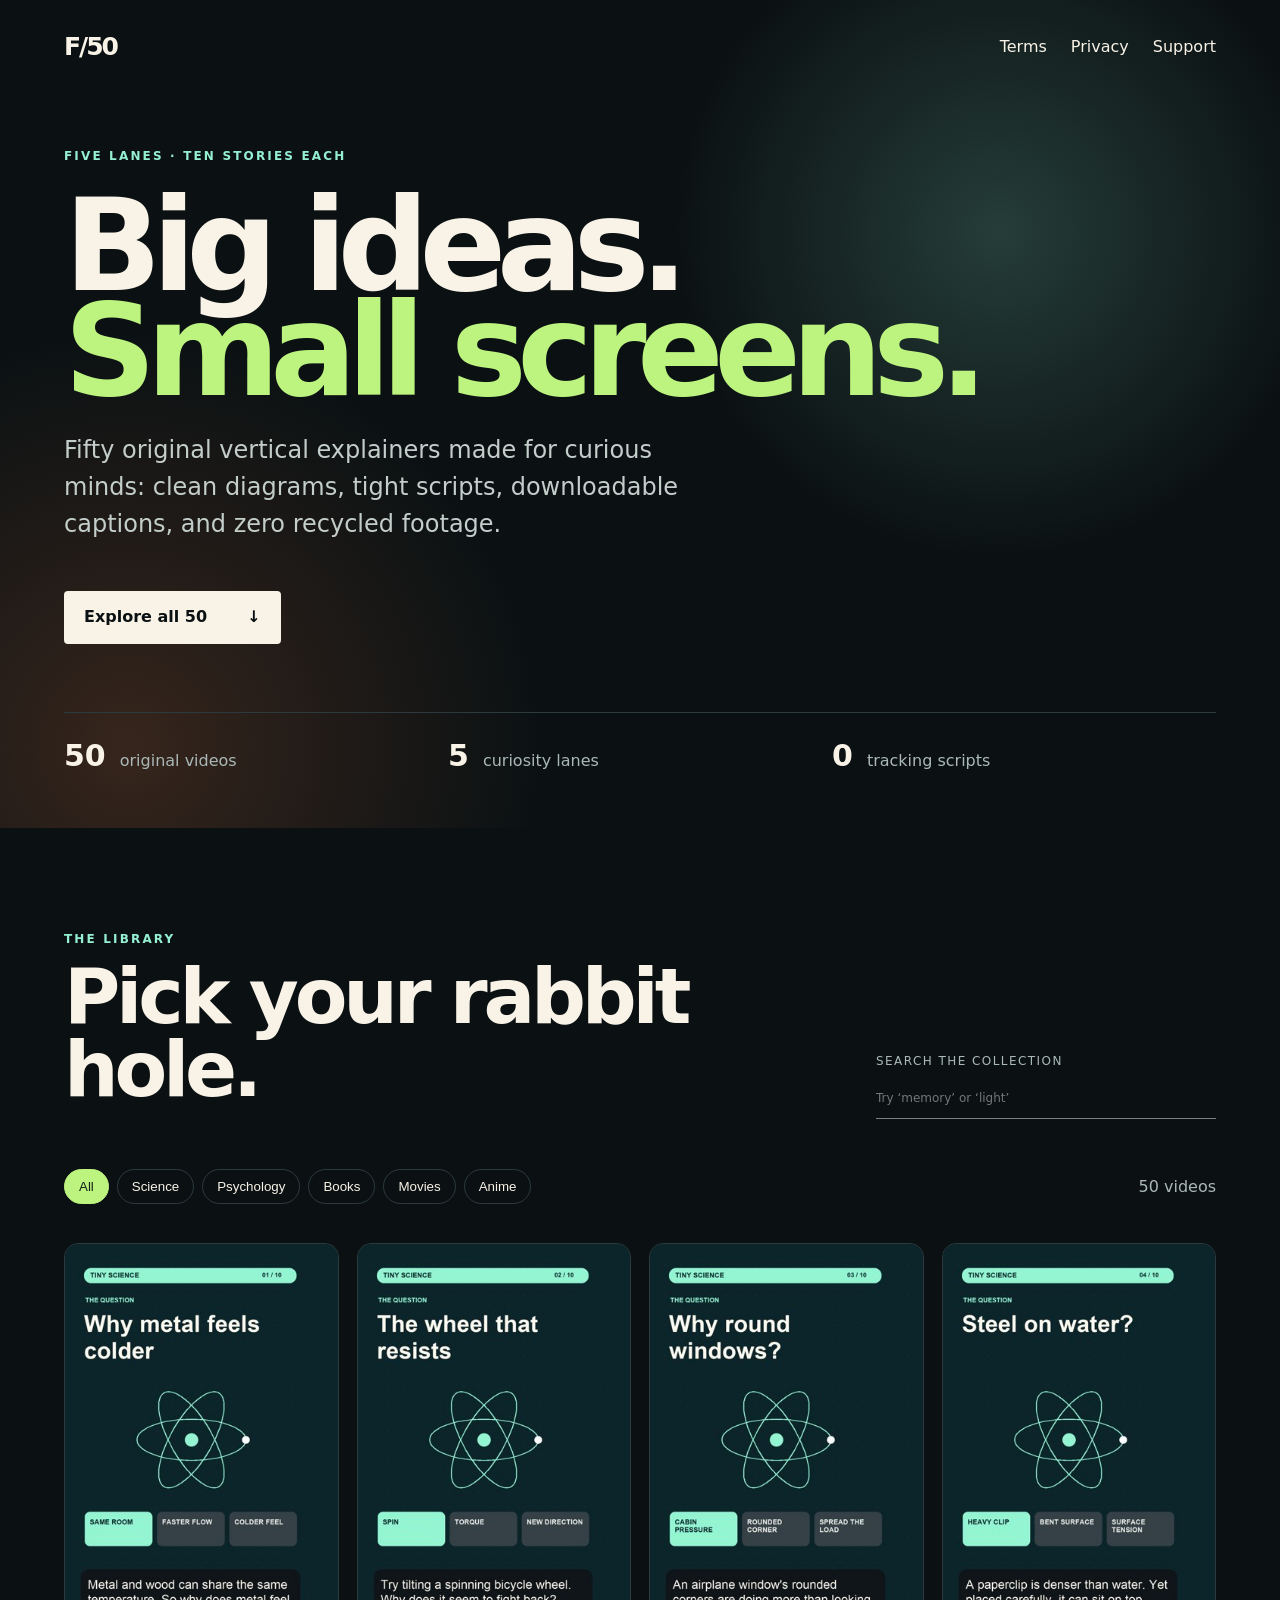
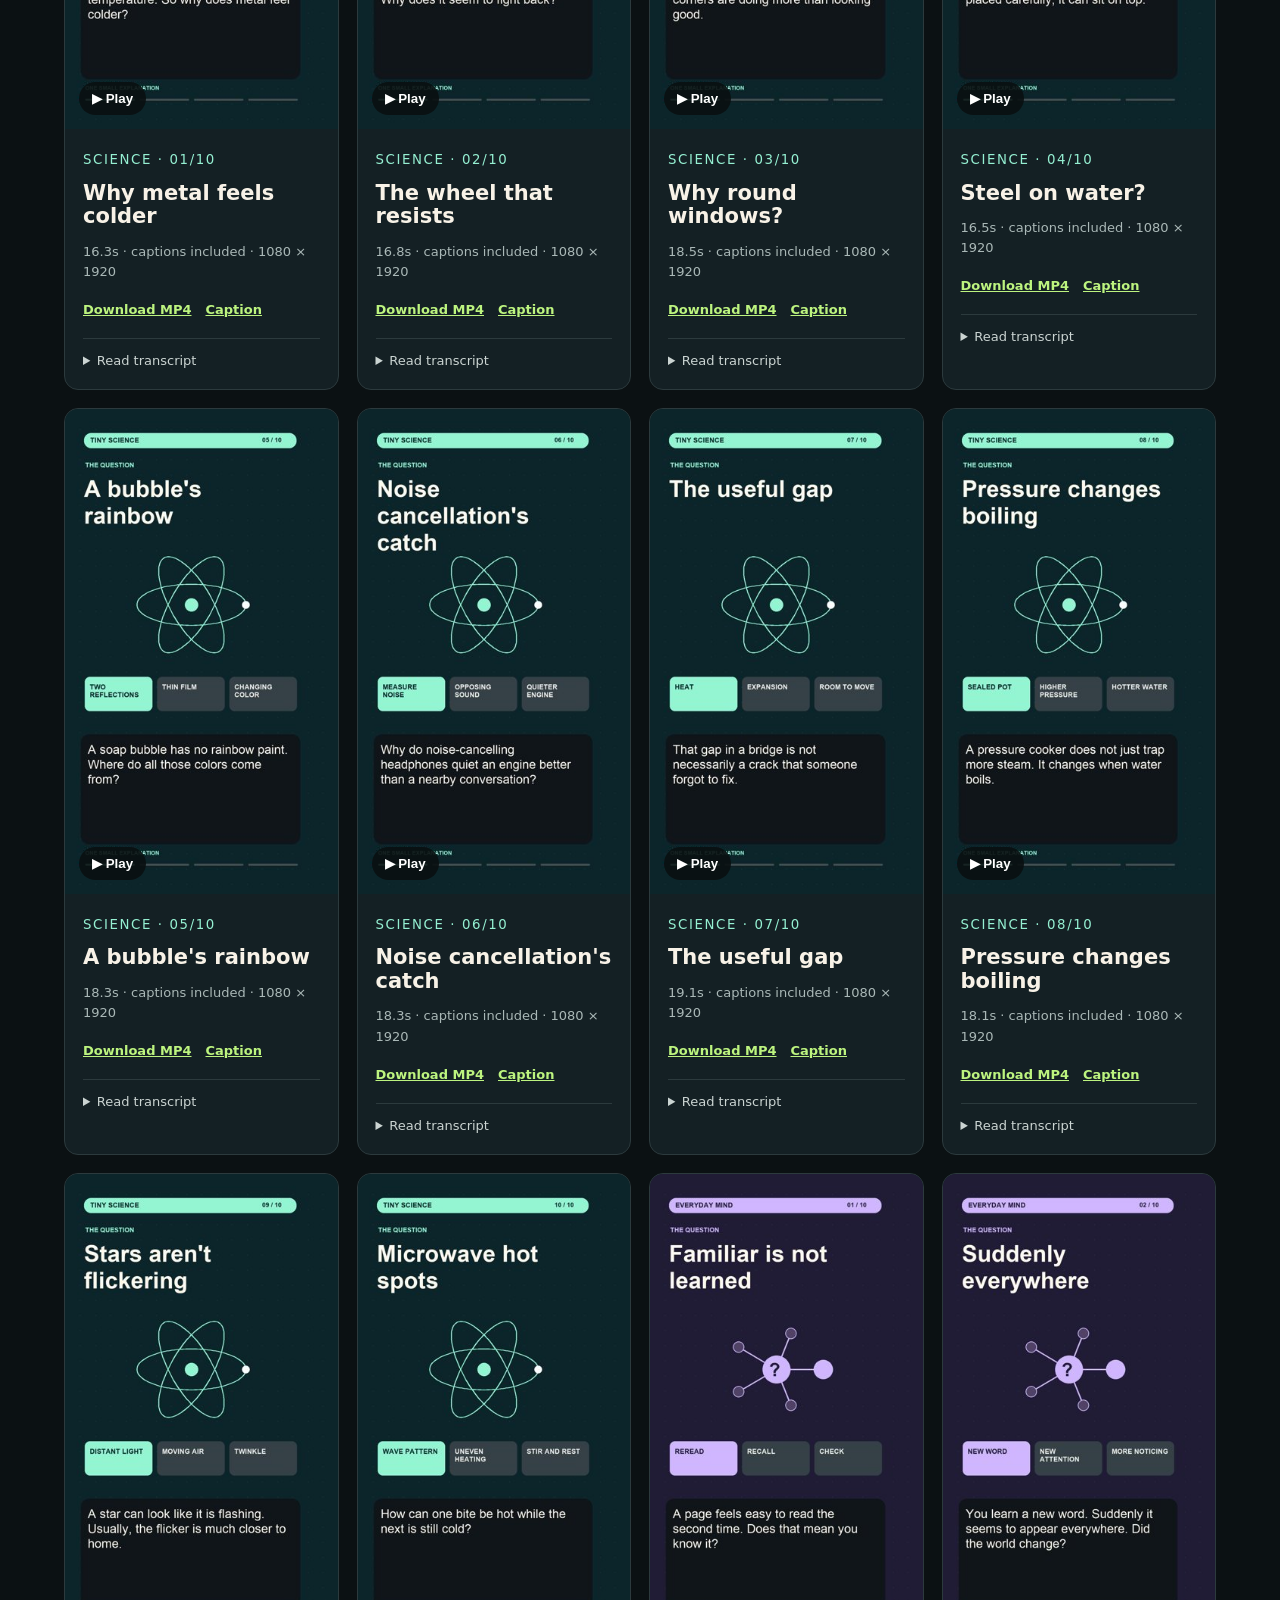
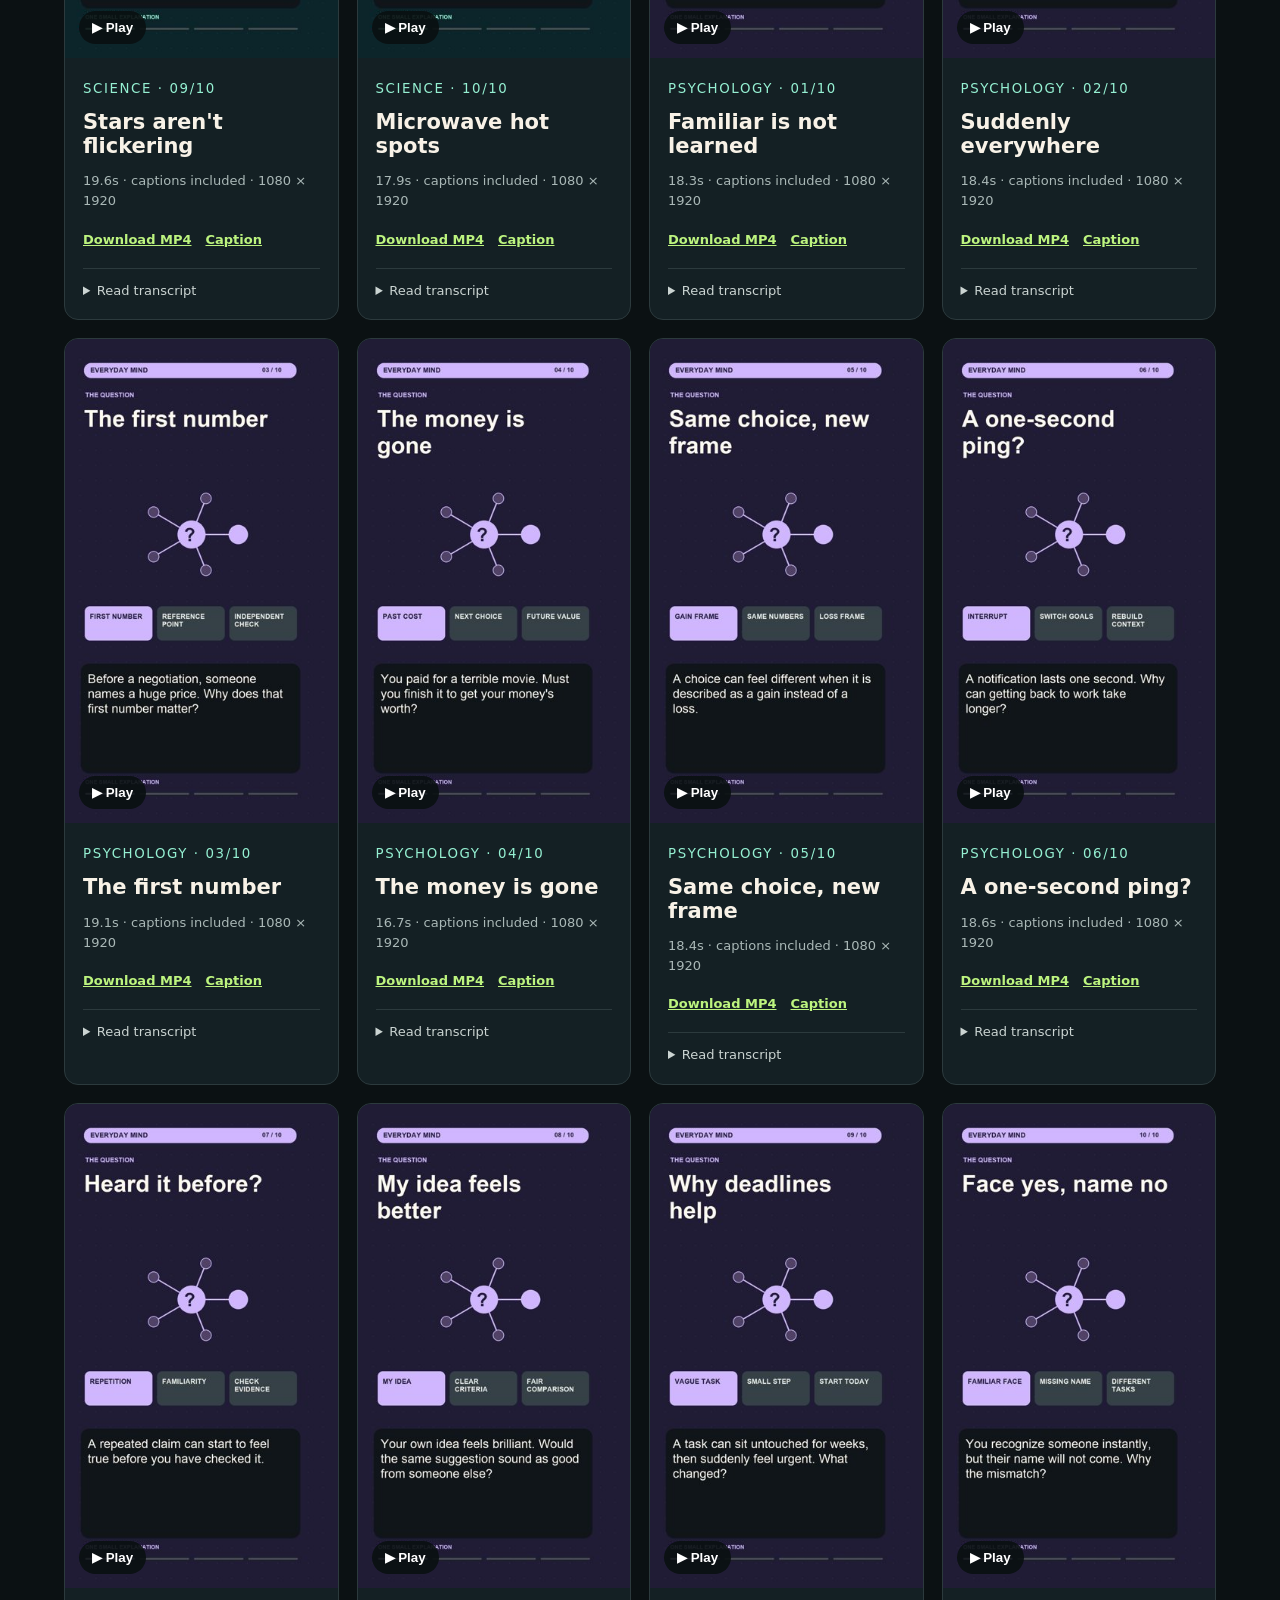
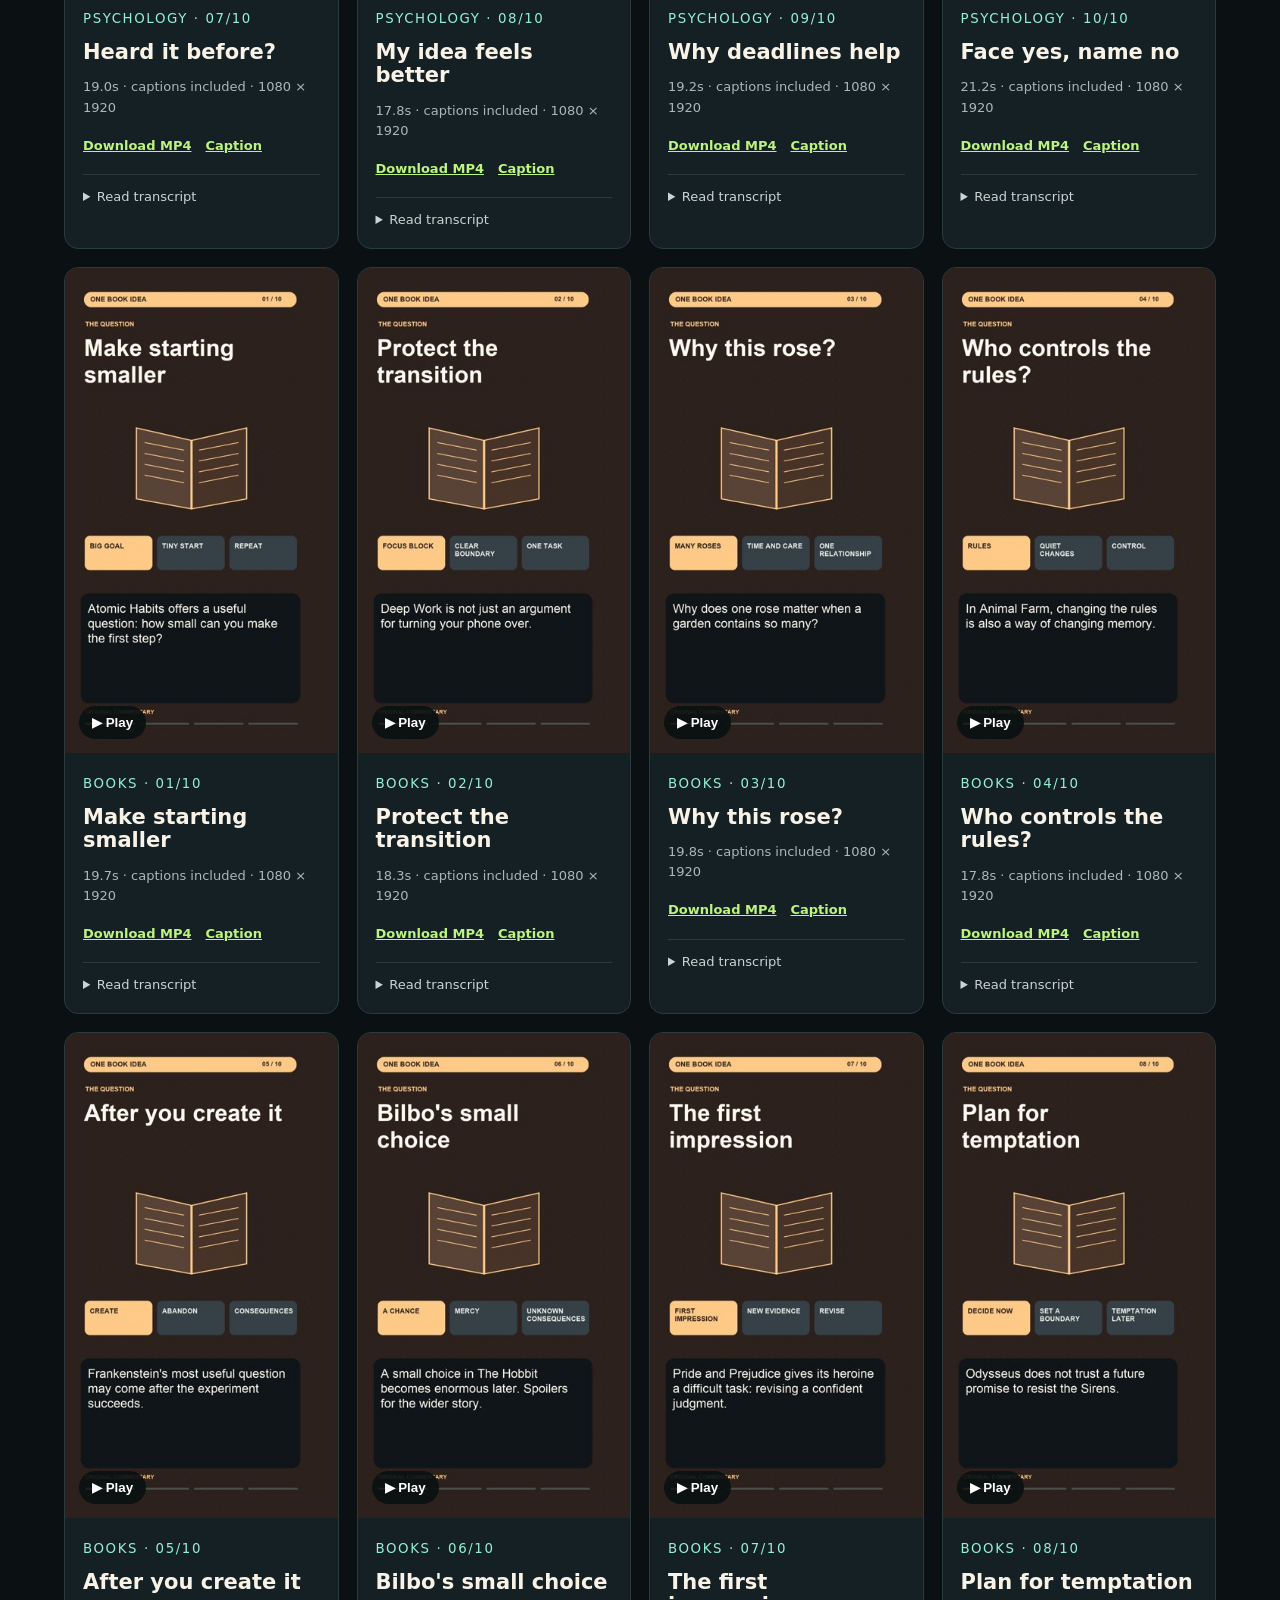
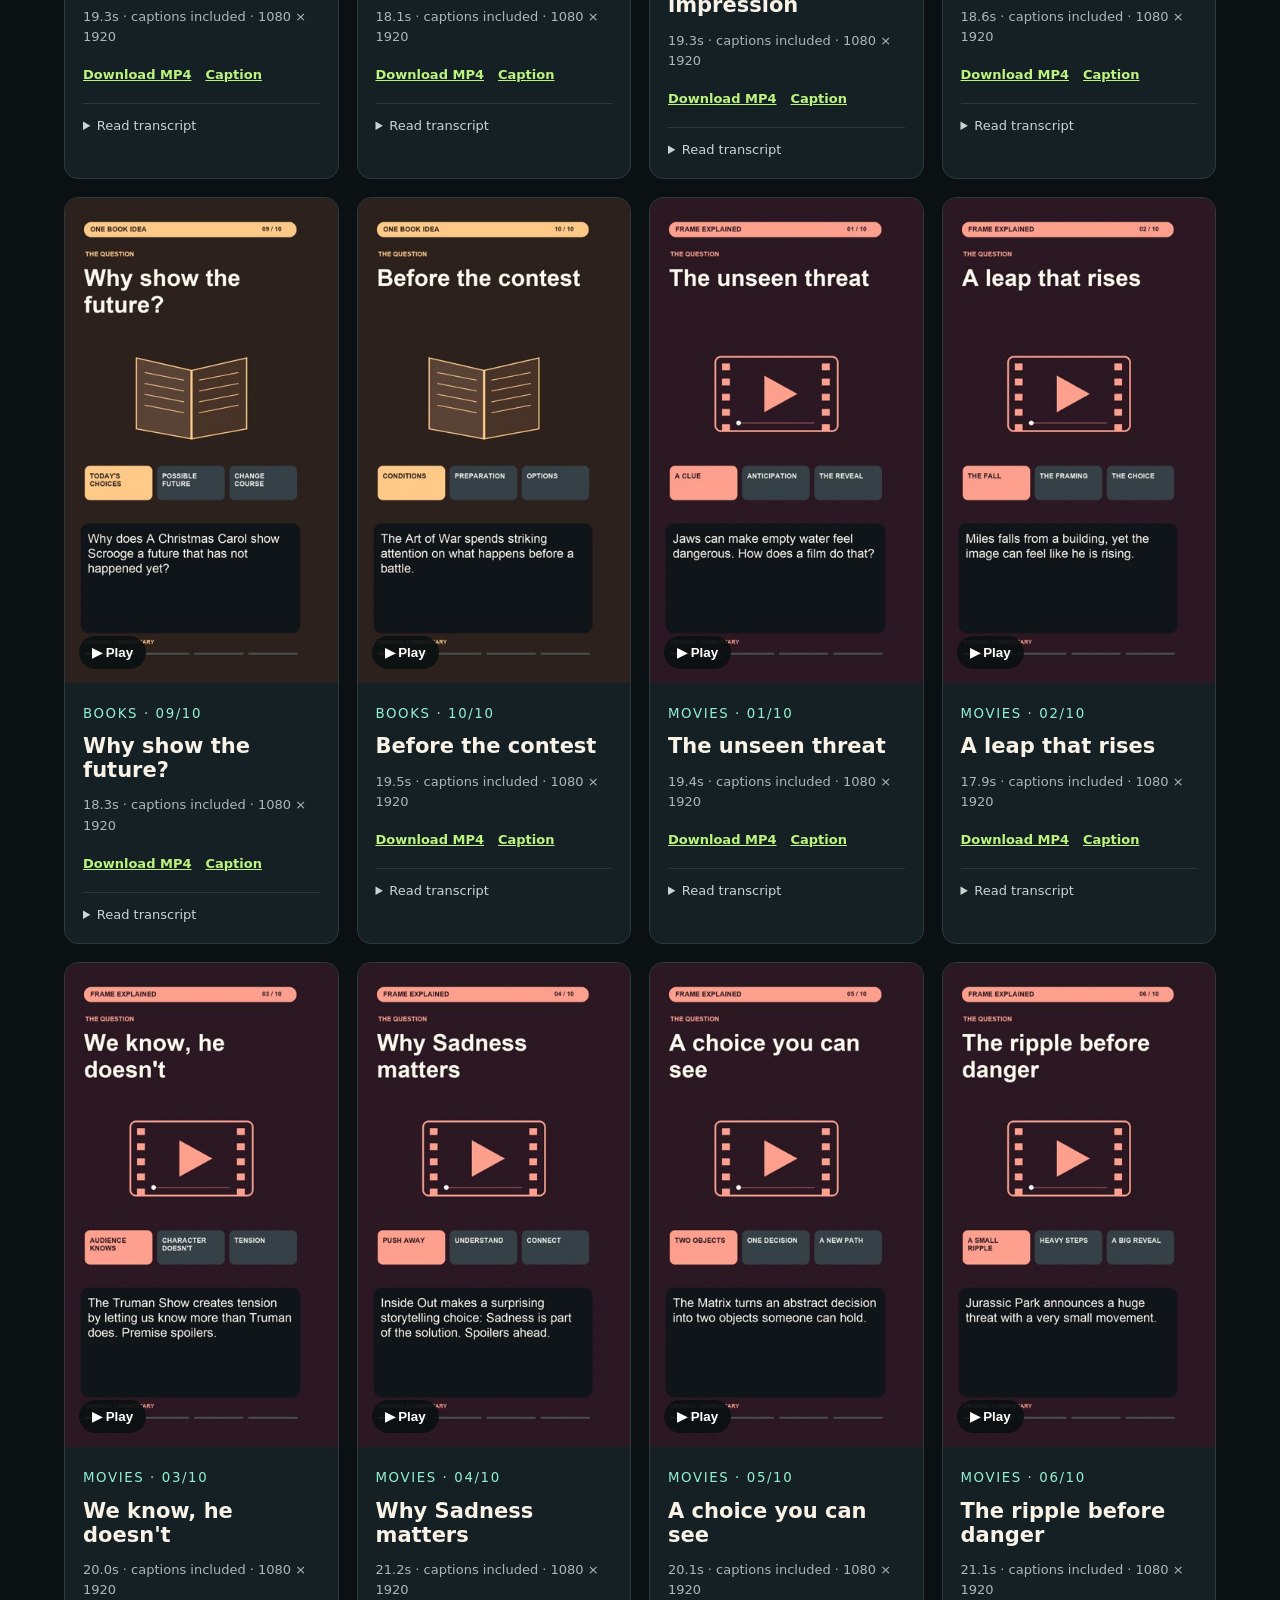
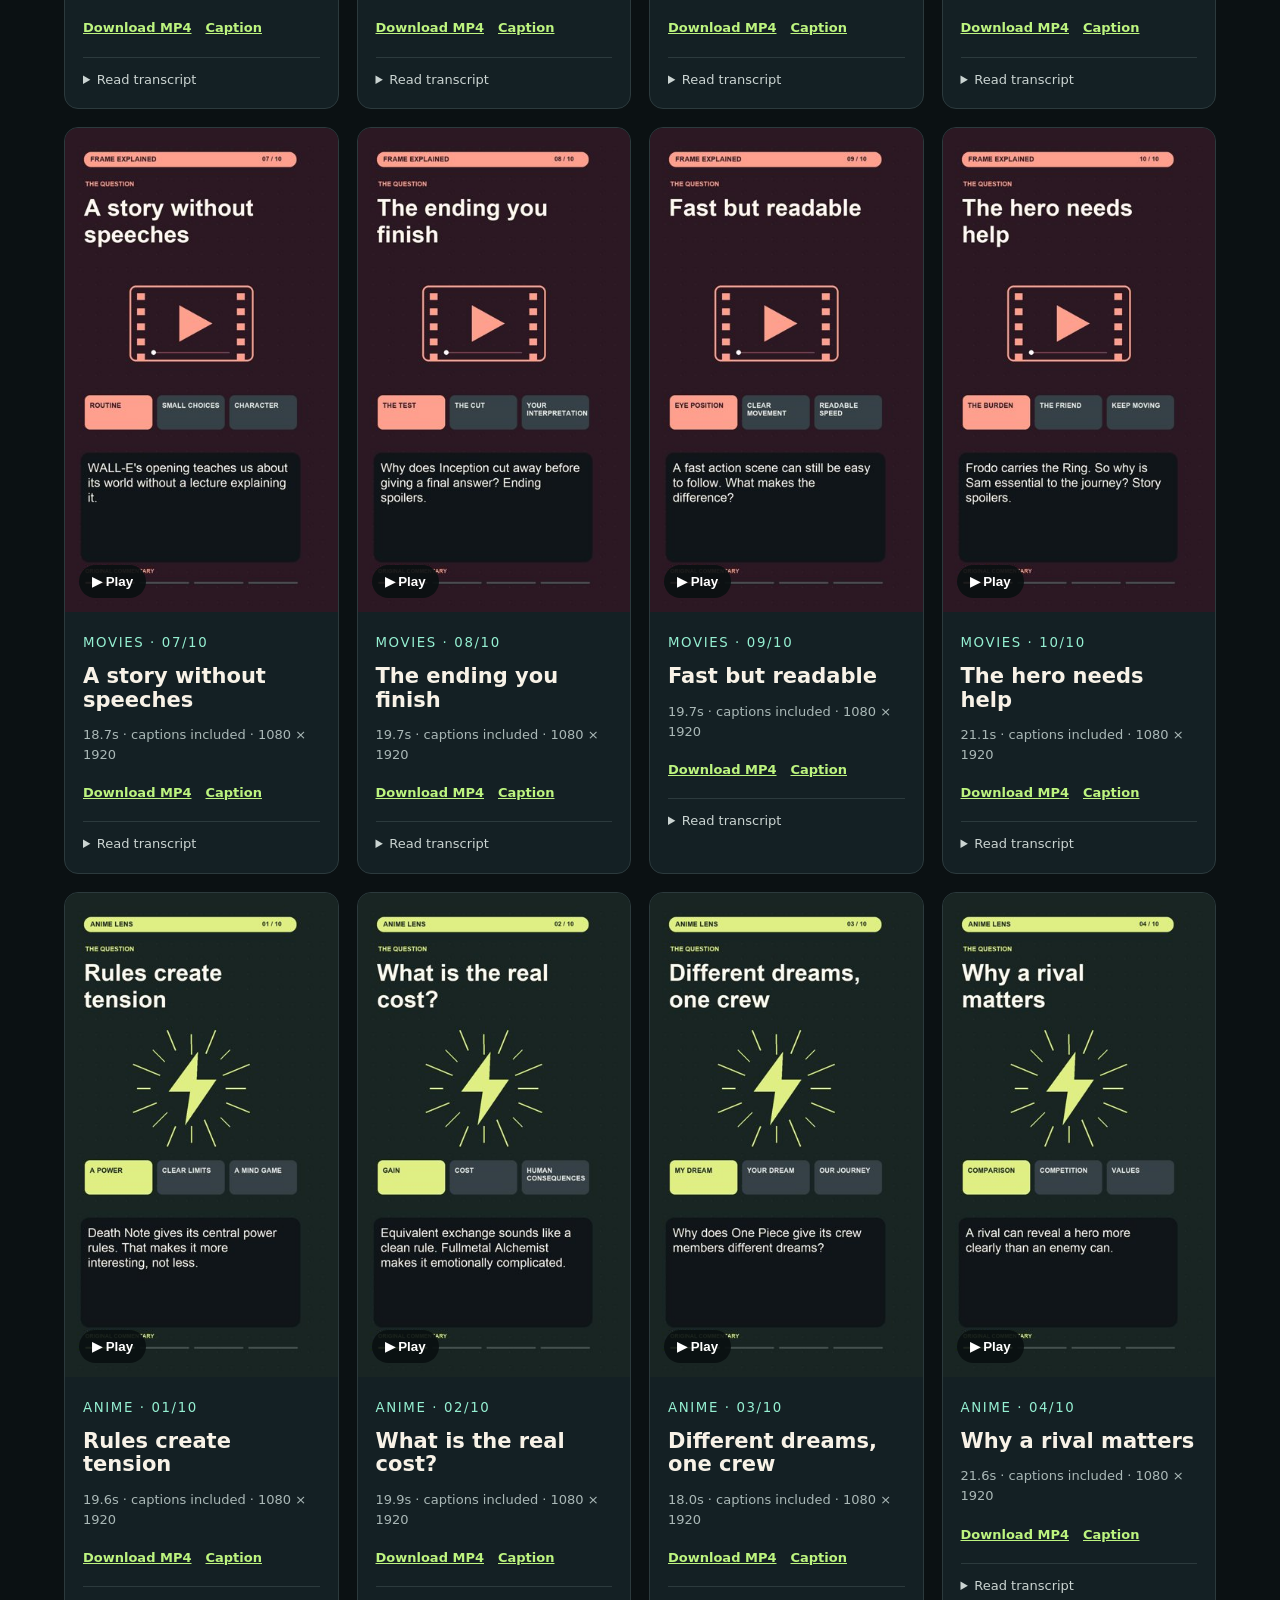
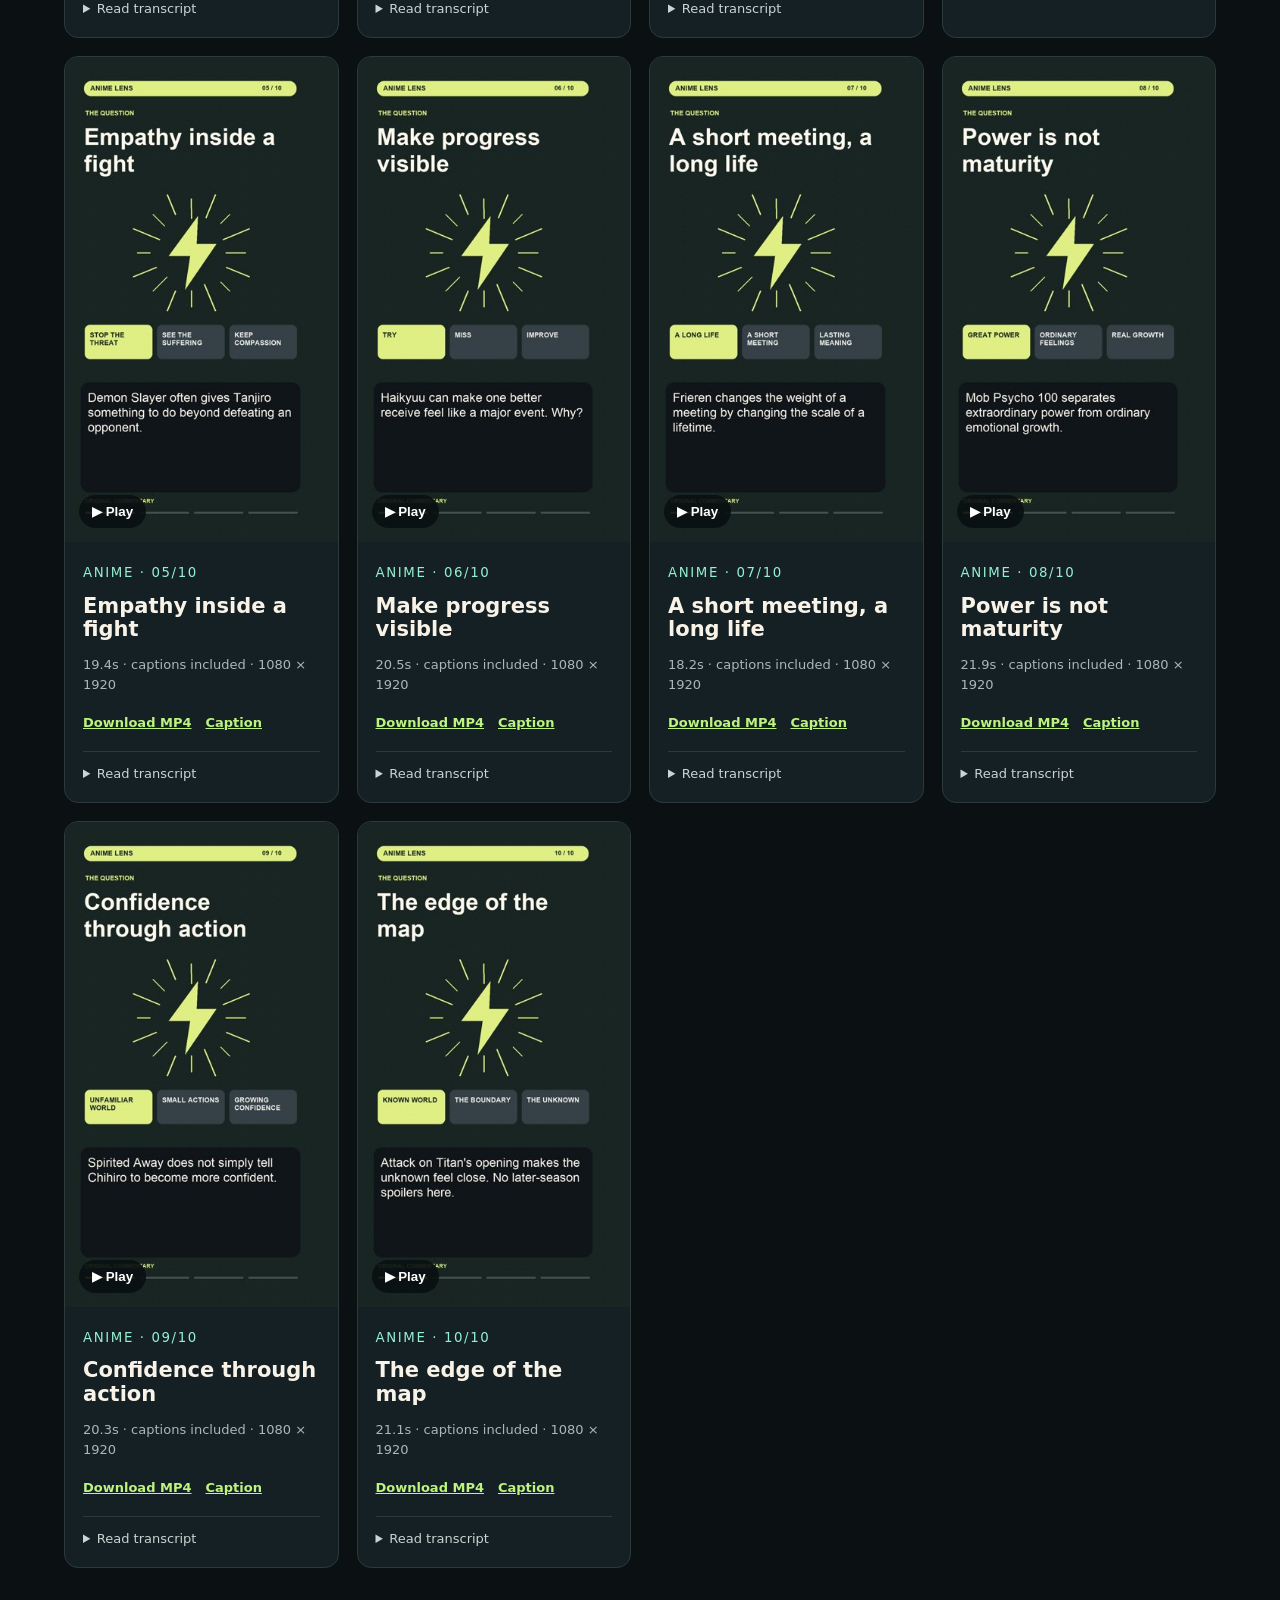
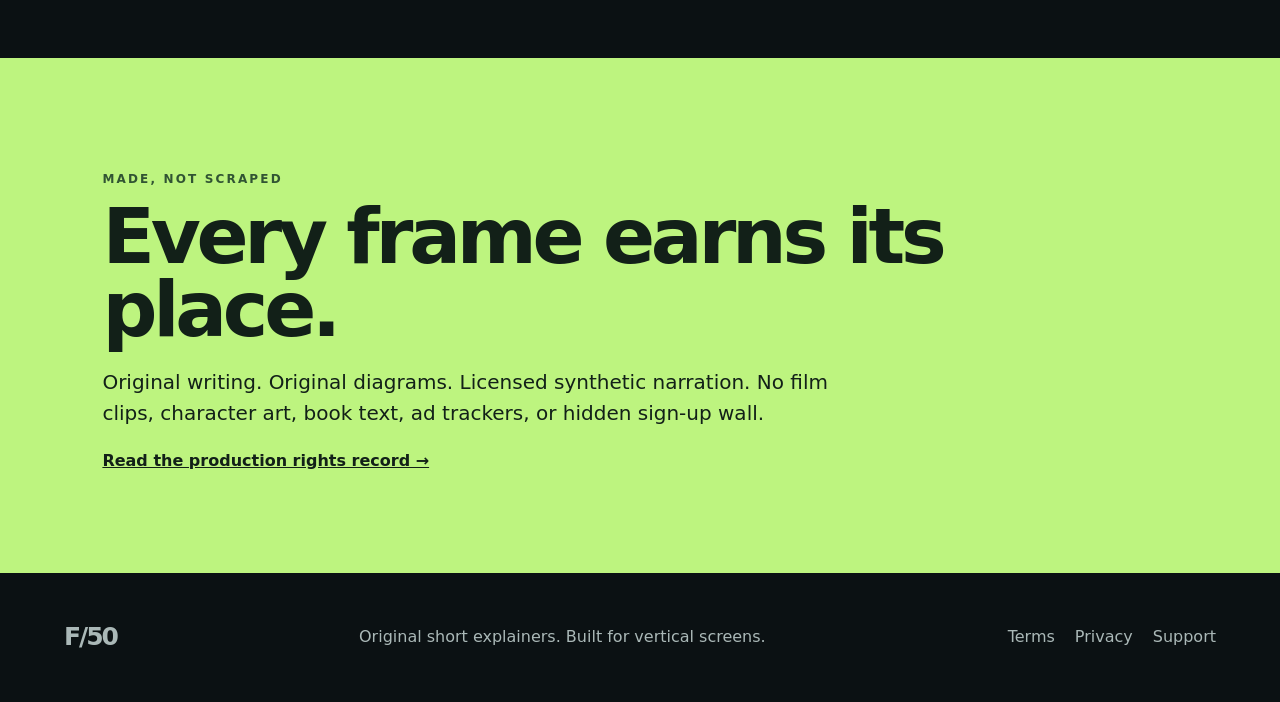
<file: index.html>
<!doctype html>
<html lang="en">
<head>
  <meta charset="utf-8">
  <meta name="viewport" content="width=device-width,initial-scale=1">
  <meta name="description" content="Fifty original short video explainers across science, psychology, books, movies, and anime.">
  <meta name="theme-color" content="#0b1113">
  <title>First 50 · Original short explainers</title>
  <link rel="stylesheet" href="styles.css">
  <script defer src="app.js"></script>
</head>
<body>
  <a class="skip" href="#library">Skip to the library</a>
  <header class="hero">
    <nav class="top"><a class="wordmark" href="./" aria-label="First 50 home">F/50</a><div><a href="terms.html">Terms</a><a href="privacy.html">Privacy</a><a href="support.html">Support</a></div></nav>
    <div class="hero-copy"><p class="eyebrow">Five lanes · ten stories each</p><h1>Big ideas.<br><em>Small screens.</em></h1><p class="lede">Fifty original vertical explainers made for curious minds: clean diagrams, tight scripts, downloadable captions, and zero recycled footage.</p>
      <a class="primary" href="#library">Explore all 50 <span aria-hidden="true">↓</span></a>
    </div>
    <div class="score" aria-label="Collection facts"><div><strong>50</strong><span>original videos</span></div><div><strong>5</strong><span>curiosity lanes</span></div><div><strong>0</strong><span>tracking scripts</span></div></div>
  </header>
  <main id="library">
    <section class="toolbar" aria-labelledby="library-title"><div><p class="eyebrow">The library</p><h2 id="library-title">Pick your rabbit hole.</h2></div><label>Search the collection<input id="search" type="search" placeholder="Try ‘memory’ or ‘light’" autocomplete="off"></label></section>
    <div class="filters" role="group" aria-label="Filter by theme">
      <button data-filter="all" aria-pressed="true">All</button><button data-filter="science" aria-pressed="false">Science</button><button data-filter="psychology" aria-pressed="false">Psychology</button><button data-filter="books" aria-pressed="false">Books</button><button data-filter="movies" aria-pressed="false">Movies</button><button data-filter="anime" aria-pressed="false">Anime</button>
      <p id="count" aria-live="polite">50 videos</p>
    </div>
    <section class="grid" aria-label="Video collection"><article class="card" data-theme="science" data-search="why metal feels colder metal and wood can share the same temperature. so why does metal feel colder? metal carries heat away from your warmer hand faster than wood does. your skin responds to that heat transfer, not just the object&#x27;s temperature. the surprising part: the colder feeling can come from the same temperature.">
      <button class="preview" data-video="science/science-01/reel.mp4" aria-label="Play Why metal feels colder">
        <img loading="lazy" width="360" height="640" src="science/science-01/thumbnail.jpg" alt="Illustrated title card for Why metal feels colder"><span aria-hidden="true">▶ Play</span>
      </button>
      <div class="body"><small>science · 01/10</small><h2>Why metal feels colder</h2>
      <p>16.3s · captions included · 1080 × 1920</p>
      <div class="actions"><a href="science/science-01/reel.mp4" download="science-01.mp4">Download MP4</a><a href="science/science-01/caption.txt" download>Caption</a></div>
      <details><summary>Read transcript</summary><p>Metal and wood can share the same temperature. So why does metal feel colder? Metal carries heat away from your warmer hand faster than wood does. Your skin responds to that heat transfer, not just the object&#x27;s temperature. The surprising part: the colder feeling can come from the same temperature.</p></details></div>
    </article>
<article class="card" data-theme="science" data-search="the wheel that resists try tilting a spinning bicycle wheel. why does it seem to fight back? a spinning wheel has angular momentum, pointing along its axle. changing that direction takes torque. the response can turn the wheel in an unexpected direction. the wheel is not defying gravity. you are feeling rotation resist a change.">
      <button class="preview" data-video="science/science-02/reel.mp4" aria-label="Play The wheel that resists">
        <img loading="lazy" width="360" height="640" src="science/science-02/thumbnail.jpg" alt="Illustrated title card for The wheel that resists"><span aria-hidden="true">▶ Play</span>
      </button>
      <div class="body"><small>science · 02/10</small><h2>The wheel that resists</h2>
      <p>16.8s · captions included · 1080 × 1920</p>
      <div class="actions"><a href="science/science-02/reel.mp4" download="science-02.mp4">Download MP4</a><a href="science/science-02/caption.txt" download>Caption</a></div>
      <details><summary>Read transcript</summary><p>Try tilting a spinning bicycle wheel. Why does it seem to fight back? A spinning wheel has angular momentum, pointing along its axle. Changing that direction takes torque. The response can turn the wheel in an unexpected direction. The wheel is not defying gravity. You are feeling rotation resist a change.</p></details></div>
    </article>
<article class="card" data-theme="science" data-search="why round windows? an airplane window&#x27;s rounded corners are doing more than looking good. a pressurized cabin repeatedly loads the aircraft&#x27;s structure during flights. sharp corners concentrate stress. rounded shapes spread that stress more smoothly. that gentle curve helps solve a serious engineering problem: repeated pressure changes.">
      <button class="preview" data-video="science/science-03/reel.mp4" aria-label="Play Why round windows?">
        <img loading="lazy" width="360" height="640" src="science/science-03/thumbnail.jpg" alt="Illustrated title card for Why round windows?"><span aria-hidden="true">▶ Play</span>
      </button>
      <div class="body"><small>science · 03/10</small><h2>Why round windows?</h2>
      <p>18.5s · captions included · 1080 × 1920</p>
      <div class="actions"><a href="science/science-03/reel.mp4" download="science-03.mp4">Download MP4</a><a href="science/science-03/caption.txt" download>Caption</a></div>
      <details><summary>Read transcript</summary><p>An airplane window&#x27;s rounded corners are doing more than looking good. A pressurized cabin repeatedly loads the aircraft&#x27;s structure during flights. Sharp corners concentrate stress. Rounded shapes spread that stress more smoothly. That gentle curve helps solve a serious engineering problem: repeated pressure changes.</p></details></div>
    </article>
<article class="card" data-theme="science" data-search="steel on water? a paperclip is denser than water. yet placed carefully, it can sit on top. water&#x27;s surface resists being stretched. we call that surface tension. the clip slightly bends the surface, and forces along its edge can support it. it has not become less dense. a tiny surface effect is holding it up.">
      <button class="preview" data-video="science/science-04/reel.mp4" aria-label="Play Steel on water?">
        <img loading="lazy" width="360" height="640" src="science/science-04/thumbnail.jpg" alt="Illustrated title card for Steel on water?"><span aria-hidden="true">▶ Play</span>
      </button>
      <div class="body"><small>science · 04/10</small><h2>Steel on water?</h2>
      <p>16.5s · captions included · 1080 × 1920</p>
      <div class="actions"><a href="science/science-04/reel.mp4" download="science-04.mp4">Download MP4</a><a href="science/science-04/caption.txt" download>Caption</a></div>
      <details><summary>Read transcript</summary><p>A paperclip is denser than water. Yet placed carefully, it can sit on top. Water&#x27;s surface resists being stretched. We call that surface tension. The clip slightly bends the surface, and forces along its edge can support it. It has not become less dense. A tiny surface effect is holding it up.</p></details></div>
    </article>
<article class="card" data-theme="science" data-search="a bubble&#x27;s rainbow a soap bubble has no rainbow paint. where do all those colors come from? light reflects from both the front and back of the thin soap film. those reflections overlap. some colors strengthen while others weaken, depending on the film&#x27;s thickness. as the film changes thickness, the colors change. you are watching light interfere with itself.">
      <button class="preview" data-video="science/science-05/reel.mp4" aria-label="Play A bubble&#x27;s rainbow">
        <img loading="lazy" width="360" height="640" src="science/science-05/thumbnail.jpg" alt="Illustrated title card for A bubble&#x27;s rainbow"><span aria-hidden="true">▶ Play</span>
      </button>
      <div class="body"><small>science · 05/10</small><h2>A bubble&#x27;s rainbow</h2>
      <p>18.3s · captions included · 1080 × 1920</p>
      <div class="actions"><a href="science/science-05/reel.mp4" download="science-05.mp4">Download MP4</a><a href="science/science-05/caption.txt" download>Caption</a></div>
      <details><summary>Read transcript</summary><p>A soap bubble has no rainbow paint. Where do all those colors come from? Light reflects from both the front and back of the thin soap film. Those reflections overlap. Some colors strengthen while others weaken, depending on the film&#x27;s thickness. As the film changes thickness, the colors change. You are watching light interfere with itself.</p></details></div>
    </article>
<article class="card" data-theme="science" data-search="noise cancellation&#x27;s catch why do noise-cancelling headphones quiet an engine better than a nearby conversation? microphones measure noise, and the headphones produce sound designed to oppose it. steady low sounds are easier to track. rapid changes and higher frequencies are harder. so the engine can fade while a voice still gets through. cancellation has limits.">
      <button class="preview" data-video="science/science-06/reel.mp4" aria-label="Play Noise cancellation&#x27;s catch">
        <img loading="lazy" width="360" height="640" src="science/science-06/thumbnail.jpg" alt="Illustrated title card for Noise cancellation&#x27;s catch"><span aria-hidden="true">▶ Play</span>
      </button>
      <div class="body"><small>science · 06/10</small><h2>Noise cancellation&#x27;s catch</h2>
      <p>18.3s · captions included · 1080 × 1920</p>
      <div class="actions"><a href="science/science-06/reel.mp4" download="science-06.mp4">Download MP4</a><a href="science/science-06/caption.txt" download>Caption</a></div>
      <details><summary>Read transcript</summary><p>Why do noise-cancelling headphones quiet an engine better than a nearby conversation? Microphones measure noise, and the headphones produce sound designed to oppose it. Steady low sounds are easier to track. Rapid changes and higher frequencies are harder. So the engine can fade while a voice still gets through. Cancellation has limits.</p></details></div>
    </article>
<article class="card" data-theme="science" data-search="the useful gap that gap in a bridge is not necessarily a crack that someone forgot to fix. bridge materials expand as they warm and contract as they cool. expansion joints provide room for that movement without forcing everything against a rigid boundary. sometimes the safest way to hold a structure together is to leave it room to move.">
      <button class="preview" data-video="science/science-07/reel.mp4" aria-label="Play The useful gap">
        <img loading="lazy" width="360" height="640" src="science/science-07/thumbnail.jpg" alt="Illustrated title card for The useful gap"><span aria-hidden="true">▶ Play</span>
      </button>
      <div class="body"><small>science · 07/10</small><h2>The useful gap</h2>
      <p>19.1s · captions included · 1080 × 1920</p>
      <div class="actions"><a href="science/science-07/reel.mp4" download="science-07.mp4">Download MP4</a><a href="science/science-07/caption.txt" download>Caption</a></div>
      <details><summary>Read transcript</summary><p>That gap in a bridge is not necessarily a crack that someone forgot to fix. Bridge materials expand as they warm and contract as they cool. Expansion joints provide room for that movement without forcing everything against a rigid boundary. Sometimes the safest way to hold a structure together is to leave it room to move.</p></details></div>
    </article>
<article class="card" data-theme="science" data-search="pressure changes boiling a pressure cooker does not just trap more steam. it changes when water boils. inside the sealed pot, pressure rises above the surrounding air pressure. at higher pressure, water can reach a higher temperature before boiling. that hotter cooking environment speeds many cooking processes. the key is pressure changing the boiling point.">
      <button class="preview" data-video="science/science-08/reel.mp4" aria-label="Play Pressure changes boiling">
        <img loading="lazy" width="360" height="640" src="science/science-08/thumbnail.jpg" alt="Illustrated title card for Pressure changes boiling"><span aria-hidden="true">▶ Play</span>
      </button>
      <div class="body"><small>science · 08/10</small><h2>Pressure changes boiling</h2>
      <p>18.1s · captions included · 1080 × 1920</p>
      <div class="actions"><a href="science/science-08/reel.mp4" download="science-08.mp4">Download MP4</a><a href="science/science-08/caption.txt" download>Caption</a></div>
      <details><summary>Read transcript</summary><p>A pressure cooker does not just trap more steam. It changes when water boils. Inside the sealed pot, pressure rises above the surrounding air pressure. At higher pressure, water can reach a higher temperature before boiling. That hotter cooking environment speeds many cooking processes. The key is pressure changing the boiling point.</p></details></div>
    </article>
<article class="card" data-theme="science" data-search="stars aren&#x27;t flickering a star can look like it is flashing. usually, the flicker is much closer to home. moving layers of earth&#x27;s atmosphere bend the incoming light in changing ways. a distant star looks like a tiny point, so those changes are easy to notice. planets usually twinkle less because their apparent discs average more of the distortion. blame the air.">
      <button class="preview" data-video="science/science-09/reel.mp4" aria-label="Play Stars aren&#x27;t flickering">
        <img loading="lazy" width="360" height="640" src="science/science-09/thumbnail.jpg" alt="Illustrated title card for Stars aren&#x27;t flickering"><span aria-hidden="true">▶ Play</span>
      </button>
      <div class="body"><small>science · 09/10</small><h2>Stars aren&#x27;t flickering</h2>
      <p>19.6s · captions included · 1080 × 1920</p>
      <div class="actions"><a href="science/science-09/reel.mp4" download="science-09.mp4">Download MP4</a><a href="science/science-09/caption.txt" download>Caption</a></div>
      <details><summary>Read transcript</summary><p>A star can look like it is flashing. Usually, the flicker is much closer to home. Moving layers of Earth&#x27;s atmosphere bend the incoming light in changing ways. A distant star looks like a tiny point, so those changes are easy to notice. Planets usually twinkle less because their apparent discs average more of the distortion. Blame the air.</p></details></div>
    </article>
<article class="card" data-theme="science" data-search="microwave hot spots how can one bite be hot while the next is still cold? inside a microwave, reflected waves create regions that heat food differently. the food&#x27;s shape and composition matter too. rotating helps, but does not guarantee even heating. stirring and standing time help heat spread. a spinning plate is only part of the solution.">
      <button class="preview" data-video="science/science-10/reel.mp4" aria-label="Play Microwave hot spots">
        <img loading="lazy" width="360" height="640" src="science/science-10/thumbnail.jpg" alt="Illustrated title card for Microwave hot spots"><span aria-hidden="true">▶ Play</span>
      </button>
      <div class="body"><small>science · 10/10</small><h2>Microwave hot spots</h2>
      <p>17.9s · captions included · 1080 × 1920</p>
      <div class="actions"><a href="science/science-10/reel.mp4" download="science-10.mp4">Download MP4</a><a href="science/science-10/caption.txt" download>Caption</a></div>
      <details><summary>Read transcript</summary><p>How can one bite be hot while the next is still cold? Inside a microwave, reflected waves create regions that heat food differently. The food&#x27;s shape and composition matter too. Rotating helps, but does not guarantee even heating. Stirring and standing time help heat spread. A spinning plate is only part of the solution.</p></details></div>
    </article>
<article class="card" data-theme="psychology" data-search="familiar is not learned a page feels easy to read the second time. does that mean you know it? rereading makes the wording familiar. recalling it without looking asks more of your memory. close the book and explain the idea. then check what you missed. that little struggle can support learning. feeling familiar and being able to remember are different tests.">
      <button class="preview" data-video="psychology/psychology-01/reel.mp4" aria-label="Play Familiar is not learned">
        <img loading="lazy" width="360" height="640" src="psychology/psychology-01/thumbnail.jpg" alt="Illustrated title card for Familiar is not learned"><span aria-hidden="true">▶ Play</span>
      </button>
      <div class="body"><small>psychology · 01/10</small><h2>Familiar is not learned</h2>
      <p>18.3s · captions included · 1080 × 1920</p>
      <div class="actions"><a href="psychology/psychology-01/reel.mp4" download="psychology-01.mp4">Download MP4</a><a href="psychology/psychology-01/caption.txt" download>Caption</a></div>
      <details><summary>Read transcript</summary><p>A page feels easy to read the second time. Does that mean you know it? Rereading makes the wording familiar. Recalling it without looking asks more of your memory. Close the book and explain the idea. Then check what you missed. That little struggle can support learning. Feeling familiar and being able to remember are different tests.</p></details></div>
    </article>
<article class="card" data-theme="psychology" data-search="suddenly everywhere you learn a new word. suddenly it seems to appear everywhere. did the world change? sometimes your attention changed: the word is now easier for you to notice. each new sighting reinforces the impression that it has become unusually common. the frequency might have changed too. but noticing more is not, by itself, proof of that.">
      <button class="preview" data-video="psychology/psychology-02/reel.mp4" aria-label="Play Suddenly everywhere">
        <img loading="lazy" width="360" height="640" src="psychology/psychology-02/thumbnail.jpg" alt="Illustrated title card for Suddenly everywhere"><span aria-hidden="true">▶ Play</span>
      </button>
      <div class="body"><small>psychology · 02/10</small><h2>Suddenly everywhere</h2>
      <p>18.4s · captions included · 1080 × 1920</p>
      <div class="actions"><a href="psychology/psychology-02/reel.mp4" download="psychology-02.mp4">Download MP4</a><a href="psychology/psychology-02/caption.txt" download>Caption</a></div>
      <details><summary>Read transcript</summary><p>You learn a new word. Suddenly it seems to appear everywhere. Did the world change? Sometimes your attention changed: the word is now easier for you to notice. Each new sighting reinforces the impression that it has become unusually common. The frequency might have changed too. But noticing more is not, by itself, proof of that.</p></details></div>
    </article>
<article class="card" data-theme="psychology" data-search="the first number before a negotiation, someone names a huge price. why does that first number matter? an opening number can become an anchor that influences later judgments. even a lower offer may feel reasonable when the starting point was extreme. compare against independent information before accepting the frame. a discount is only as meaningful as its reference.">
      <button class="preview" data-video="psychology/psychology-03/reel.mp4" aria-label="Play The first number">
        <img loading="lazy" width="360" height="640" src="psychology/psychology-03/thumbnail.jpg" alt="Illustrated title card for The first number"><span aria-hidden="true">▶ Play</span>
      </button>
      <div class="body"><small>psychology · 03/10</small><h2>The first number</h2>
      <p>19.1s · captions included · 1080 × 1920</p>
      <div class="actions"><a href="psychology/psychology-03/reel.mp4" download="psychology-03.mp4">Download MP4</a><a href="psychology/psychology-03/caption.txt" download>Caption</a></div>
      <details><summary>Read transcript</summary><p>Before a negotiation, someone names a huge price. Why does that first number matter? An opening number can become an anchor that influences later judgments. Even a lower offer may feel reasonable when the starting point was extreme. Compare against independent information before accepting the frame. A discount is only as meaningful as its reference.</p></details></div>
    </article>
<article class="card" data-theme="psychology" data-search="the money is gone you paid for a terrible movie. must you finish it to get your money&#x27;s worth? the ticket cost cannot be recovered by staying. that is a sunk cost. the useful question is what your remaining time can do for you now. leaving does not erase the payment. staying does not recover it. decide using what comes next.">
      <button class="preview" data-video="psychology/psychology-04/reel.mp4" aria-label="Play The money is gone">
        <img loading="lazy" width="360" height="640" src="psychology/psychology-04/thumbnail.jpg" alt="Illustrated title card for The money is gone"><span aria-hidden="true">▶ Play</span>
      </button>
      <div class="body"><small>psychology · 04/10</small><h2>The money is gone</h2>
      <p>16.7s · captions included · 1080 × 1920</p>
      <div class="actions"><a href="psychology/psychology-04/reel.mp4" download="psychology-04.mp4">Download MP4</a><a href="psychology/psychology-04/caption.txt" download>Caption</a></div>
      <details><summary>Read transcript</summary><p>You paid for a terrible movie. Must you finish it to get your money&#x27;s worth? The ticket cost cannot be recovered by staying. That is a sunk cost. The useful question is what your remaining time can do for you now. Leaving does not erase the payment. Staying does not recover it. Decide using what comes next.</p></details></div>
    </article>
<article class="card" data-theme="psychology" data-search="same choice, new frame a choice can feel different when it is described as a gain instead of a loss. imagine hearing a success rate, then hearing the matching failure rate. the numbers describe the same situation, but the emphasis can change your reaction. before choosing, translate the statement into both forms. the wording should not make the decision for you.">
      <button class="preview" data-video="psychology/psychology-05/reel.mp4" aria-label="Play Same choice, new frame">
        <img loading="lazy" width="360" height="640" src="psychology/psychology-05/thumbnail.jpg" alt="Illustrated title card for Same choice, new frame"><span aria-hidden="true">▶ Play</span>
      </button>
      <div class="body"><small>psychology · 05/10</small><h2>Same choice, new frame</h2>
      <p>18.4s · captions included · 1080 × 1920</p>
      <div class="actions"><a href="psychology/psychology-05/reel.mp4" download="psychology-05.mp4">Download MP4</a><a href="psychology/psychology-05/caption.txt" download>Caption</a></div>
      <details><summary>Read transcript</summary><p>A choice can feel different when it is described as a gain instead of a loss. Imagine hearing a success rate, then hearing the matching failure rate. The numbers describe the same situation, but the emphasis can change your reaction. Before choosing, translate the statement into both forms. The wording should not make the decision for you.</p></details></div>
    </article>
<article class="card" data-theme="psychology" data-search="a one-second ping? a notification lasts one second. why can getting back to work take longer? you switch attention to a new goal, then have to recover the old one. that might mean rereading the last paragraph or reconstructing the next step. try checking messages at planned breaks. the cost of an interruption includes rebuilding your place.">
      <button class="preview" data-video="psychology/psychology-06/reel.mp4" aria-label="Play A one-second ping?">
        <img loading="lazy" width="360" height="640" src="psychology/psychology-06/thumbnail.jpg" alt="Illustrated title card for A one-second ping?"><span aria-hidden="true">▶ Play</span>
      </button>
      <div class="body"><small>psychology · 06/10</small><h2>A one-second ping?</h2>
      <p>18.6s · captions included · 1080 × 1920</p>
      <div class="actions"><a href="psychology/psychology-06/reel.mp4" download="psychology-06.mp4">Download MP4</a><a href="psychology/psychology-06/caption.txt" download>Caption</a></div>
      <details><summary>Read transcript</summary><p>A notification lasts one second. Why can getting back to work take longer? You switch attention to a new goal, then have to recover the old one. That might mean rereading the last paragraph or reconstructing the next step. Try checking messages at planned breaks. The cost of an interruption includes rebuilding your place.</p></details></div>
    </article>
<article class="card" data-theme="psychology" data-search="heard it before? a repeated claim can start to feel true before you have checked it. familiar wording is easier to process, and that ease can influence a truth judgment. repetition is not evidence. ten copies of one claim are still one unsupported claim. ask where it came from and what supports it. recognition is a feeling, not a fact check.">
      <button class="preview" data-video="psychology/psychology-07/reel.mp4" aria-label="Play Heard it before?">
        <img loading="lazy" width="360" height="640" src="psychology/psychology-07/thumbnail.jpg" alt="Illustrated title card for Heard it before?"><span aria-hidden="true">▶ Play</span>
      </button>
      <div class="body"><small>psychology · 07/10</small><h2>Heard it before?</h2>
      <p>19.0s · captions included · 1080 × 1920</p>
      <div class="actions"><a href="psychology/psychology-07/reel.mp4" download="psychology-07.mp4">Download MP4</a><a href="psychology/psychology-07/caption.txt" download>Caption</a></div>
      <details><summary>Read transcript</summary><p>A repeated claim can start to feel true before you have checked it. Familiar wording is easier to process, and that ease can influence a truth judgment. Repetition is not evidence. Ten copies of one claim are still one unsupported claim. Ask where it came from and what supports it. Recognition is a feeling, not a fact check.</p></details></div>
    </article>
<article class="card" data-theme="psychology" data-search="my idea feels better your own idea feels brilliant. would the same suggestion sound as good from someone else? being invested in an idea can make it harder to evaluate fairly. try writing the criteria before comparing options, and remove names when possible. ownership tells you who proposed something. it does not tell you whether the idea works.">
      <button class="preview" data-video="psychology/psychology-08/reel.mp4" aria-label="Play My idea feels better">
        <img loading="lazy" width="360" height="640" src="psychology/psychology-08/thumbnail.jpg" alt="Illustrated title card for My idea feels better"><span aria-hidden="true">▶ Play</span>
      </button>
      <div class="body"><small>psychology · 08/10</small><h2>My idea feels better</h2>
      <p>17.8s · captions included · 1080 × 1920</p>
      <div class="actions"><a href="psychology/psychology-08/reel.mp4" download="psychology-08.mp4">Download MP4</a><a href="psychology/psychology-08/caption.txt" download>Caption</a></div>
      <details><summary>Read transcript</summary><p>Your own idea feels brilliant. Would the same suggestion sound as good from someone else? Being invested in an idea can make it harder to evaluate fairly. Try writing the criteria before comparing options, and remove names when possible. Ownership tells you who proposed something. It does not tell you whether the idea works.</p></details></div>
    </article>
<article class="card" data-theme="psychology" data-search="why deadlines help a task can sit untouched for weeks, then suddenly feel urgent. what changed? a deadline makes the cost of waiting clearer and the next action harder to postpone. but pressure can also hurt quality. urgency is not the same thing as a good plan. give the first small step its own deadline. you need a starting point, not just a finish line.">
      <button class="preview" data-video="psychology/psychology-09/reel.mp4" aria-label="Play Why deadlines help">
        <img loading="lazy" width="360" height="640" src="psychology/psychology-09/thumbnail.jpg" alt="Illustrated title card for Why deadlines help"><span aria-hidden="true">▶ Play</span>
      </button>
      <div class="body"><small>psychology · 09/10</small><h2>Why deadlines help</h2>
      <p>19.2s · captions included · 1080 × 1920</p>
      <div class="actions"><a href="psychology/psychology-09/reel.mp4" download="psychology-09.mp4">Download MP4</a><a href="psychology/psychology-09/caption.txt" download>Caption</a></div>
      <details><summary>Read transcript</summary><p>A task can sit untouched for weeks, then suddenly feel urgent. What changed? A deadline makes the cost of waiting clearer and the next action harder to postpone. But pressure can also hurt quality. Urgency is not the same thing as a good plan. Give the first small step its own deadline. You need a starting point, not just a finish line.</p></details></div>
    </article>
<article class="card" data-theme="psychology" data-search="face yes, name no you recognize someone instantly, but their name will not come. why the mismatch? recognition asks whether something feels familiar. recall asks you to retrieve the missing information. a face gives you visual clues. producing a name demands a different kind of access. try using the name soon after an introduction. recognizing someone and naming them are different memory challenges.">
      <button class="preview" data-video="psychology/psychology-10/reel.mp4" aria-label="Play Face yes, name no">
        <img loading="lazy" width="360" height="640" src="psychology/psychology-10/thumbnail.jpg" alt="Illustrated title card for Face yes, name no"><span aria-hidden="true">▶ Play</span>
      </button>
      <div class="body"><small>psychology · 10/10</small><h2>Face yes, name no</h2>
      <p>21.2s · captions included · 1080 × 1920</p>
      <div class="actions"><a href="psychology/psychology-10/reel.mp4" download="psychology-10.mp4">Download MP4</a><a href="psychology/psychology-10/caption.txt" download>Caption</a></div>
      <details><summary>Read transcript</summary><p>You recognize someone instantly, but their name will not come. Why the mismatch? Recognition asks whether something feels familiar. Recall asks you to retrieve the missing information. A face gives you visual clues. Producing a name demands a different kind of access. Try using the name soon after an introduction. Recognizing someone and naming them are different memory challenges.</p></details></div>
    </article>
<article class="card" data-theme="books" data-search="make starting smaller atomic habits offers a useful question: how small can you make the first step? james clear&#x27;s two-minute rule brings a new habit down to a very easy beginning. instead of promising an hour of reading, start by opening the book and reading a page. that does not finish the goal. it makes beginning easier to repeat. build the doorway before the routine.">
      <button class="preview" data-video="books/books-01/reel.mp4" aria-label="Play Make starting smaller">
        <img loading="lazy" width="360" height="640" src="books/books-01/thumbnail.jpg" alt="Illustrated title card for Make starting smaller"><span aria-hidden="true">▶ Play</span>
      </button>
      <div class="body"><small>books · 01/10</small><h2>Make starting smaller</h2>
      <p>19.7s · captions included · 1080 × 1920</p>
      <div class="actions"><a href="books/books-01/reel.mp4" download="books-01.mp4">Download MP4</a><a href="books/books-01/caption.txt" download>Caption</a></div>
      <details><summary>Read transcript</summary><p>Atomic Habits offers a useful question: how small can you make the first step? James Clear&#x27;s two-minute rule brings a new habit down to a very easy beginning. Instead of promising an hour of reading, start by opening the book and reading a page. That does not finish the goal. It makes beginning easier to repeat. Build the doorway before the routine.</p></details></div>
    </article>
<article class="card" data-theme="books" data-search="protect the transition deep work is not just an argument for turning your phone over. cal newport emphasizes protecting time for demanding, focused work. switching away from an unfinished task can leave attention caught on what you just left. make a clear stopping note before changing tasks. a focus block works better when its boundaries are real.">
      <button class="preview" data-video="books/books-02/reel.mp4" aria-label="Play Protect the transition">
        <img loading="lazy" width="360" height="640" src="books/books-02/thumbnail.jpg" alt="Illustrated title card for Protect the transition"><span aria-hidden="true">▶ Play</span>
      </button>
      <div class="body"><small>books · 02/10</small><h2>Protect the transition</h2>
      <p>18.3s · captions included · 1080 × 1920</p>
      <div class="actions"><a href="books/books-02/reel.mp4" download="books-02.mp4">Download MP4</a><a href="books/books-02/caption.txt" download>Caption</a></div>
      <details><summary>Read transcript</summary><p>Deep Work is not just an argument for turning your phone over. Cal Newport emphasizes protecting time for demanding, focused work. Switching away from an unfinished task can leave attention caught on what you just left. Make a clear stopping note before changing tasks. A focus block works better when its boundaries are real.</p></details></div>
    </article>
<article class="card" data-theme="books" data-search="why this rose? why does one rose matter when a garden contains so many? in the little prince, the fox helps the prince rethink what makes a relationship special. the time and care given to the rose distinguish it from an interchangeable object. here is one reading: attention creates responsibility. the flower matters because of the relationship, not because it is the only flower.">
      <button class="preview" data-video="books/books-03/reel.mp4" aria-label="Play Why this rose?">
        <img loading="lazy" width="360" height="640" src="books/books-03/thumbnail.jpg" alt="Illustrated title card for Why this rose?"><span aria-hidden="true">▶ Play</span>
      </button>
      <div class="body"><small>books · 03/10</small><h2>Why this rose?</h2>
      <p>19.8s · captions included · 1080 × 1920</p>
      <div class="actions"><a href="books/books-03/reel.mp4" download="books-03.mp4">Download MP4</a><a href="books/books-03/caption.txt" download>Caption</a></div>
      <details><summary>Read transcript</summary><p>Why does one rose matter when a garden contains so many? In The Little Prince, the fox helps the prince rethink what makes a relationship special. The time and care given to the rose distinguish it from an interchangeable object. Here is one reading: attention creates responsibility. The flower matters because of the relationship, not because it is the only flower.</p></details></div>
    </article>
<article class="card" data-theme="books" data-search="who controls the rules? in animal farm, changing the rules is also a way of changing memory. the animals struggle to compare what the commandments say now with what they once said. that makes a written record powerful, especially when those in charge can quietly alter it. orwell&#x27;s story asks a sharp question: who checks the people who control the record?">
      <button class="preview" data-video="books/books-04/reel.mp4" aria-label="Play Who controls the rules?">
        <img loading="lazy" width="360" height="640" src="books/books-04/thumbnail.jpg" alt="Illustrated title card for Who controls the rules?"><span aria-hidden="true">▶ Play</span>
      </button>
      <div class="body"><small>books · 04/10</small><h2>Who controls the rules?</h2>
      <p>17.8s · captions included · 1080 × 1920</p>
      <div class="actions"><a href="books/books-04/reel.mp4" download="books-04.mp4">Download MP4</a><a href="books/books-04/caption.txt" download>Caption</a></div>
      <details><summary>Read transcript</summary><p>In Animal Farm, changing the rules is also a way of changing memory. The animals struggle to compare what the commandments say now with what they once said. That makes a written record powerful, especially when those in charge can quietly alter it. Orwell&#x27;s story asks a sharp question: who checks the people who control the record?</p></details></div>
    </article>
<article class="card" data-theme="books" data-search="after you create it frankenstein&#x27;s most useful question may come after the experiment succeeds. victor brings a being to life, then recoils from what he has made. the novel explores abandonment, responsibility, and the consequences of refusing care. creation is only the beginning of the obligation. the story asks what a creator owes the life that follows.">
      <button class="preview" data-video="books/books-05/reel.mp4" aria-label="Play After you create it">
        <img loading="lazy" width="360" height="640" src="books/books-05/thumbnail.jpg" alt="Illustrated title card for After you create it"><span aria-hidden="true">▶ Play</span>
      </button>
      <div class="body"><small>books · 05/10</small><h2>After you create it</h2>
      <p>19.3s · captions included · 1080 × 1920</p>
      <div class="actions"><a href="books/books-05/reel.mp4" download="books-05.mp4">Download MP4</a><a href="books/books-05/caption.txt" download>Caption</a></div>
      <details><summary>Read transcript</summary><p>Frankenstein&#x27;s most useful question may come after the experiment succeeds. Victor brings a being to life, then recoils from what he has made. The novel explores abandonment, responsibility, and the consequences of refusing care. Creation is only the beginning of the obligation. The story asks what a creator owes the life that follows.</p></details></div>
    </article>
<article class="card" data-theme="books" data-search="bilbo&#x27;s small choice a small choice in the hobbit becomes enormous later. spoilers for the wider story. bilbo has a chance to kill gollum, but chooses mercy. that decision leaves a person in the story whose actions will matter far beyond this meeting. one reading: mercy matters even when you cannot calculate its outcome. bilbo does not know the ending.">
      <button class="preview" data-video="books/books-06/reel.mp4" aria-label="Play Bilbo&#x27;s small choice">
        <img loading="lazy" width="360" height="640" src="books/books-06/thumbnail.jpg" alt="Illustrated title card for Bilbo&#x27;s small choice"><span aria-hidden="true">▶ Play</span>
      </button>
      <div class="body"><small>books · 06/10</small><h2>Bilbo&#x27;s small choice</h2>
      <p>18.1s · captions included · 1080 × 1920</p>
      <div class="actions"><a href="books/books-06/reel.mp4" download="books-06.mp4">Download MP4</a><a href="books/books-06/caption.txt" download>Caption</a></div>
      <details><summary>Read transcript</summary><p>A small choice in The Hobbit becomes enormous later. Spoilers for the wider story. Bilbo has a chance to kill Gollum, but chooses mercy. That decision leaves a person in the story whose actions will matter far beyond this meeting. One reading: mercy matters even when you cannot calculate its outcome. Bilbo does not know the ending.</p></details></div>
    </article>
<article class="card" data-theme="books" data-search="the first impression pride and prejudice gives its heroine a difficult task: revising a confident judgment. elizabeth&#x27;s view of darcy shifts as new information challenges her earlier interpretation. the interesting growth is not simply changing her opinion of someone else. it is recognizing how she formed that opinion. a convincing first impression can still need a second look.">
      <button class="preview" data-video="books/books-07/reel.mp4" aria-label="Play The first impression">
        <img loading="lazy" width="360" height="640" src="books/books-07/thumbnail.jpg" alt="Illustrated title card for The first impression"><span aria-hidden="true">▶ Play</span>
      </button>
      <div class="body"><small>books · 07/10</small><h2>The first impression</h2>
      <p>19.3s · captions included · 1080 × 1920</p>
      <div class="actions"><a href="books/books-07/reel.mp4" download="books-07.mp4">Download MP4</a><a href="books/books-07/caption.txt" download>Caption</a></div>
      <details><summary>Read transcript</summary><p>Pride and Prejudice gives its heroine a difficult task: revising a confident judgment. Elizabeth&#x27;s view of Darcy shifts as new information challenges her earlier interpretation. The interesting growth is not simply changing her opinion of someone else. It is recognizing how she formed that opinion. A convincing first impression can still need a second look.</p></details></div>
    </article>
<article class="card" data-theme="books" data-search="plan for temptation odysseus does not trust a future promise to resist the sirens. in the odyssey, he arranges to be tied to the mast while his crew blocks their ears. he changes the situation before temptation arrives, rather than relying on willpower during it. that is the idea behind a commitment device: make your calmer decision harder to undo later.">
      <button class="preview" data-video="books/books-08/reel.mp4" aria-label="Play Plan for temptation">
        <img loading="lazy" width="360" height="640" src="books/books-08/thumbnail.jpg" alt="Illustrated title card for Plan for temptation"><span aria-hidden="true">▶ Play</span>
      </button>
      <div class="body"><small>books · 08/10</small><h2>Plan for temptation</h2>
      <p>18.6s · captions included · 1080 × 1920</p>
      <div class="actions"><a href="books/books-08/reel.mp4" download="books-08.mp4">Download MP4</a><a href="books/books-08/caption.txt" download>Caption</a></div>
      <details><summary>Read transcript</summary><p>Odysseus does not trust a future promise to resist the Sirens. In The Odyssey, he arranges to be tied to the mast while his crew blocks their ears. He changes the situation before temptation arrives, rather than relying on willpower during it. That is the idea behind a commitment device: make your calmer decision harder to undo later.</p></details></div>
    </article>
<article class="card" data-theme="books" data-search="why show the future? why does a christmas carol show scrooge a future that has not happened yet? the vision makes the possible consequences of his life concrete and personal. he can no longer treat his choices as isolated moments without a destination. the story&#x27;s hope depends on that future being changeable. seeing a path is not the same as being trapped on it.">
      <button class="preview" data-video="books/books-09/reel.mp4" aria-label="Play Why show the future?">
        <img loading="lazy" width="360" height="640" src="books/books-09/thumbnail.jpg" alt="Illustrated title card for Why show the future?"><span aria-hidden="true">▶ Play</span>
      </button>
      <div class="body"><small>books · 09/10</small><h2>Why show the future?</h2>
      <p>18.3s · captions included · 1080 × 1920</p>
      <div class="actions"><a href="books/books-09/reel.mp4" download="books-09.mp4">Download MP4</a><a href="books/books-09/caption.txt" download>Caption</a></div>
      <details><summary>Read transcript</summary><p>Why does A Christmas Carol show Scrooge a future that has not happened yet? The vision makes the possible consequences of his life concrete and personal. He can no longer treat his choices as isolated moments without a destination. The story&#x27;s hope depends on that future being changeable. Seeing a path is not the same as being trapped on it.</p></details></div>
    </article>
<article class="card" data-theme="books" data-search="before the contest the art of war spends striking attention on what happens before a battle. planning, conditions, and information shape what choices will be available later. a useful everyday reading is to prepare the environment before demanding better performance. the lesson is not a magical quotation about winning. it is that preparation changes the contest before the contest begins.">
      <button class="preview" data-video="books/books-10/reel.mp4" aria-label="Play Before the contest">
        <img loading="lazy" width="360" height="640" src="books/books-10/thumbnail.jpg" alt="Illustrated title card for Before the contest"><span aria-hidden="true">▶ Play</span>
      </button>
      <div class="body"><small>books · 10/10</small><h2>Before the contest</h2>
      <p>19.5s · captions included · 1080 × 1920</p>
      <div class="actions"><a href="books/books-10/reel.mp4" download="books-10.mp4">Download MP4</a><a href="books/books-10/caption.txt" download>Caption</a></div>
      <details><summary>Read transcript</summary><p>The Art of War spends striking attention on what happens before a battle. Planning, conditions, and information shape what choices will be available later. A useful everyday reading is to prepare the environment before demanding better performance. The lesson is not a magical quotation about winning. It is that preparation changes the contest before the contest begins.</p></details></div>
    </article>
<article class="card" data-theme="movies" data-search="the unseen threat jaws can make empty water feel dangerous. how does a film do that? it gives the audience enough information to anticipate a threat without constantly showing it. a swimmer, a viewpoint, and a musical cue can turn waiting into tension. here is the storytelling trick: the audience helps create the fear. what might appear becomes part of what you see.">
      <button class="preview" data-video="movies/movies-01/reel.mp4" aria-label="Play The unseen threat">
        <img loading="lazy" width="360" height="640" src="movies/movies-01/thumbnail.jpg" alt="Illustrated title card for The unseen threat"><span aria-hidden="true">▶ Play</span>
      </button>
      <div class="body"><small>movies · 01/10</small><h2>The unseen threat</h2>
      <p>19.4s · captions included · 1080 × 1920</p>
      <div class="actions"><a href="movies/movies-01/reel.mp4" download="movies-01.mp4">Download MP4</a><a href="movies/movies-01/caption.txt" download>Caption</a></div>
      <details><summary>Read transcript</summary><p>Jaws can make empty water feel dangerous. How does a film do that? It gives the audience enough information to anticipate a threat without constantly showing it. A swimmer, a viewpoint, and a musical cue can turn waiting into tension. Here is the storytelling trick: the audience helps create the fear. What might appear becomes part of what you see.</p></details></div>
    </article>
<article class="card" data-theme="movies" data-search="a leap that rises miles falls from a building, yet the image can feel like he is rising. in into the spider-verse, the leap-of-faith sequence changes how the fall is framed. the physical movement becomes a visual expression of a character accepting his own ability. the camera is not only showing an action. it is telling you what that action means to him.">
      <button class="preview" data-video="movies/movies-02/reel.mp4" aria-label="Play A leap that rises">
        <img loading="lazy" width="360" height="640" src="movies/movies-02/thumbnail.jpg" alt="Illustrated title card for A leap that rises"><span aria-hidden="true">▶ Play</span>
      </button>
      <div class="body"><small>movies · 02/10</small><h2>A leap that rises</h2>
      <p>17.9s · captions included · 1080 × 1920</p>
      <div class="actions"><a href="movies/movies-02/reel.mp4" download="movies-02.mp4">Download MP4</a><a href="movies/movies-02/caption.txt" download>Caption</a></div>
      <details><summary>Read transcript</summary><p>Miles falls from a building, yet the image can feel like he is rising. In Into the Spider-Verse, the leap-of-faith sequence changes how the fall is framed. The physical movement becomes a visual expression of a character accepting his own ability. The camera is not only showing an action. It is telling you what that action means to him.</p></details></div>
    </article>
<article class="card" data-theme="movies" data-search="we know, he doesn&#x27;t the truman show creates tension by letting us know more than truman does. premise spoilers. ordinary conversations become strange because we understand the performance around him. that gap between his understanding and ours turns everyday scenes into suspense. a story does not always need a hidden truth from the audience. sometimes it needs a truth hidden from the character.">
      <button class="preview" data-video="movies/movies-03/reel.mp4" aria-label="Play We know, he doesn&#x27;t">
        <img loading="lazy" width="360" height="640" src="movies/movies-03/thumbnail.jpg" alt="Illustrated title card for We know, he doesn&#x27;t"><span aria-hidden="true">▶ Play</span>
      </button>
      <div class="body"><small>movies · 03/10</small><h2>We know, he doesn&#x27;t</h2>
      <p>20.0s · captions included · 1080 × 1920</p>
      <div class="actions"><a href="movies/movies-03/reel.mp4" download="movies-03.mp4">Download MP4</a><a href="movies/movies-03/caption.txt" download>Caption</a></div>
      <details><summary>Read transcript</summary><p>The Truman Show creates tension by letting us know more than Truman does. Premise spoilers. Ordinary conversations become strange because we understand the performance around him. That gap between his understanding and ours turns everyday scenes into suspense. A story does not always need a hidden truth from the audience. Sometimes it needs a truth hidden from the character.</p></details></div>
    </article>
<article class="card" data-theme="movies" data-search="why sadness matters inside out makes a surprising storytelling choice: sadness is part of the solution. spoilers ahead. joy initially treats sadness as something to prevent, but the story complicates that belief. riley&#x27;s difficult feelings help others understand that she needs support. as a reading of the film, growth means making room for emotion, not winning a contest against one feeling.">
      <button class="preview" data-video="movies/movies-04/reel.mp4" aria-label="Play Why Sadness matters">
        <img loading="lazy" width="360" height="640" src="movies/movies-04/thumbnail.jpg" alt="Illustrated title card for Why Sadness matters"><span aria-hidden="true">▶ Play</span>
      </button>
      <div class="body"><small>movies · 04/10</small><h2>Why Sadness matters</h2>
      <p>21.2s · captions included · 1080 × 1920</p>
      <div class="actions"><a href="movies/movies-04/reel.mp4" download="movies-04.mp4">Download MP4</a><a href="movies/movies-04/caption.txt" download>Caption</a></div>
      <details><summary>Read transcript</summary><p>Inside Out makes a surprising storytelling choice: Sadness is part of the solution. Spoilers ahead. Joy initially treats sadness as something to prevent, but the story complicates that belief. Riley&#x27;s difficult feelings help others understand that she needs support. As a reading of the film, growth means making room for emotion, not winning a contest against one feeling.</p></details></div>
    </article>
<article class="card" data-theme="movies" data-search="a choice you can see the matrix turns an abstract decision into two objects someone can hold. the pills make a choice about truth, comfort, and uncertainty immediately visible. the audience does not need a long explanation to understand that the decision changes the story. a concrete object can carry an abstract conflict. the prop works because the choice behind it matters.">
      <button class="preview" data-video="movies/movies-05/reel.mp4" aria-label="Play A choice you can see">
        <img loading="lazy" width="360" height="640" src="movies/movies-05/thumbnail.jpg" alt="Illustrated title card for A choice you can see"><span aria-hidden="true">▶ Play</span>
      </button>
      <div class="body"><small>movies · 05/10</small><h2>A choice you can see</h2>
      <p>20.1s · captions included · 1080 × 1920</p>
      <div class="actions"><a href="movies/movies-05/reel.mp4" download="movies-05.mp4">Download MP4</a><a href="movies/movies-05/caption.txt" download>Caption</a></div>
      <details><summary>Read transcript</summary><p>The Matrix turns an abstract decision into two objects someone can hold. The pills make a choice about truth, comfort, and uncertainty immediately visible. The audience does not need a long explanation to understand that the decision changes the story. A concrete object can carry an abstract conflict. The prop works because the choice behind it matters.</p></details></div>
    </article>
<article class="card" data-theme="movies" data-search="the ripple before danger jurassic park announces a huge threat with a very small movement. ripples in a cup suggest heavy steps before the audience gets the full reveal. that detail lets anticipation build while the danger is still partly outside the frame. scale arrives through contrast: a tiny vibration makes something enormous feel close. the warning does the first part of the reveal.">
      <button class="preview" data-video="movies/movies-06/reel.mp4" aria-label="Play The ripple before danger">
        <img loading="lazy" width="360" height="640" src="movies/movies-06/thumbnail.jpg" alt="Illustrated title card for The ripple before danger"><span aria-hidden="true">▶ Play</span>
      </button>
      <div class="body"><small>movies · 06/10</small><h2>The ripple before danger</h2>
      <p>21.1s · captions included · 1080 × 1920</p>
      <div class="actions"><a href="movies/movies-06/reel.mp4" download="movies-06.mp4">Download MP4</a><a href="movies/movies-06/caption.txt" download>Caption</a></div>
      <details><summary>Read transcript</summary><p>Jurassic Park announces a huge threat with a very small movement. Ripples in a cup suggest heavy steps before the audience gets the full reveal. That detail lets anticipation build while the danger is still partly outside the frame. Scale arrives through contrast: a tiny vibration makes something enormous feel close. The warning does the first part of the reveal.</p></details></div>
    </article>
<article class="card" data-theme="movies" data-search="a story without speeches wall-e&#x27;s opening teaches us about its world without a lecture explaining it. repeated work, abandoned objects, and small acts of curiosity reveal the character&#x27;s routine. we learn what matters by watching what he notices and keeps. that is visual storytelling: objects and behavior carry information that dialogue would otherwise have to explain.">
      <button class="preview" data-video="movies/movies-07/reel.mp4" aria-label="Play A story without speeches">
        <img loading="lazy" width="360" height="640" src="movies/movies-07/thumbnail.jpg" alt="Illustrated title card for A story without speeches"><span aria-hidden="true">▶ Play</span>
      </button>
      <div class="body"><small>movies · 07/10</small><h2>A story without speeches</h2>
      <p>18.7s · captions included · 1080 × 1920</p>
      <div class="actions"><a href="movies/movies-07/reel.mp4" download="movies-07.mp4">Download MP4</a><a href="movies/movies-07/caption.txt" download>Caption</a></div>
      <details><summary>Read transcript</summary><p>WALL-E&#x27;s opening teaches us about its world without a lecture explaining it. Repeated work, abandoned objects, and small acts of curiosity reveal the character&#x27;s routine. We learn what matters by watching what he notices and keeps. That is visual storytelling: objects and behavior carry information that dialogue would otherwise have to explain.</p></details></div>
    </article>
<article class="card" data-theme="movies" data-search="the ending you finish why does inception cut away before giving a final answer? ending spoilers. the spinning top directs attention toward whether the apparent reality can be trusted. withholding the result keeps that question active after the film ends. one interpretation is that the unfinished image makes the viewer complete the argument. the cut itself becomes part of the ending.">
      <button class="preview" data-video="movies/movies-08/reel.mp4" aria-label="Play The ending you finish">
        <img loading="lazy" width="360" height="640" src="movies/movies-08/thumbnail.jpg" alt="Illustrated title card for The ending you finish"><span aria-hidden="true">▶ Play</span>
      </button>
      <div class="body"><small>movies · 08/10</small><h2>The ending you finish</h2>
      <p>19.7s · captions included · 1080 × 1920</p>
      <div class="actions"><a href="movies/movies-08/reel.mp4" download="movies-08.mp4">Download MP4</a><a href="movies/movies-08/caption.txt" download>Caption</a></div>
      <details><summary>Read transcript</summary><p>Why does Inception cut away before giving a final answer? Ending spoilers. The spinning top directs attention toward whether the apparent reality can be trusted. Withholding the result keeps that question active after the film ends. One interpretation is that the unfinished image makes the viewer complete the argument. The cut itself becomes part of the ending.</p></details></div>
    </article>
<article class="card" data-theme="movies" data-search="fast but readable a fast action scene can still be easy to follow. what makes the difference? in fury road, movement, framing, and the placement of important action help guide attention. when the eye knows where to look, a quick cut does not have to mean confusion. speed is only one ingredient. readable action keeps the viewer oriented while the situation changes.">
      <button class="preview" data-video="movies/movies-09/reel.mp4" aria-label="Play Fast but readable">
        <img loading="lazy" width="360" height="640" src="movies/movies-09/thumbnail.jpg" alt="Illustrated title card for Fast but readable"><span aria-hidden="true">▶ Play</span>
      </button>
      <div class="body"><small>movies · 09/10</small><h2>Fast but readable</h2>
      <p>19.7s · captions included · 1080 × 1920</p>
      <div class="actions"><a href="movies/movies-09/reel.mp4" download="movies-09.mp4">Download MP4</a><a href="movies/movies-09/caption.txt" download>Caption</a></div>
      <details><summary>Read transcript</summary><p>A fast action scene can still be easy to follow. What makes the difference? In Fury Road, movement, framing, and the placement of important action help guide attention. When the eye knows where to look, a quick cut does not have to mean confusion. Speed is only one ingredient. Readable action keeps the viewer oriented while the situation changes.</p></details></div>
    </article>
<article class="card" data-theme="movies" data-search="the hero needs help frodo carries the ring. so why is sam essential to the journey? story spoilers. sam provides practical help, loyalty, and a reason to keep moving when frodo struggles. the story separates carrying a burden from carrying it completely alone. one reading of their friendship: courage can include accepting support. the quest belongs to more than the person holding the object.">
      <button class="preview" data-video="movies/movies-10/reel.mp4" aria-label="Play The hero needs help">
        <img loading="lazy" width="360" height="640" src="movies/movies-10/thumbnail.jpg" alt="Illustrated title card for The hero needs help"><span aria-hidden="true">▶ Play</span>
      </button>
      <div class="body"><small>movies · 10/10</small><h2>The hero needs help</h2>
      <p>21.1s · captions included · 1080 × 1920</p>
      <div class="actions"><a href="movies/movies-10/reel.mp4" download="movies-10.mp4">Download MP4</a><a href="movies/movies-10/caption.txt" download>Caption</a></div>
      <details><summary>Read transcript</summary><p>Frodo carries the Ring. So why is Sam essential to the journey? Story spoilers. Sam provides practical help, loyalty, and a reason to keep moving when Frodo struggles. The story separates carrying a burden from carrying it completely alone. One reading of their friendship: courage can include accepting support. The quest belongs to more than the person holding the object.</p></details></div>
    </article>
<article class="card" data-theme="anime" data-search="rules create tension death note gives its central power rules. that makes it more interesting, not less. a rule tells the audience what might work and what could go wrong. then characters try to use those boundaries against each other. the result is a contest viewers can follow. unlimited power is impressive; understandable limits create strategic tension.">
      <button class="preview" data-video="anime/anime-01/reel.mp4" aria-label="Play Rules create tension">
        <img loading="lazy" width="360" height="640" src="anime/anime-01/thumbnail.jpg" alt="Illustrated title card for Rules create tension"><span aria-hidden="true">▶ Play</span>
      </button>
      <div class="body"><small>anime · 01/10</small><h2>Rules create tension</h2>
      <p>19.6s · captions included · 1080 × 1920</p>
      <div class="actions"><a href="anime/anime-01/reel.mp4" download="anime-01.mp4">Download MP4</a><a href="anime/anime-01/caption.txt" download>Caption</a></div>
      <details><summary>Read transcript</summary><p>Death Note gives its central power rules. That makes it more interesting, not less. A rule tells the audience what might work and what could go wrong. Then characters try to use those boundaries against each other. The result is a contest viewers can follow. Unlimited power is impressive; understandable limits create strategic tension.</p></details></div>
    </article>
<article class="card" data-theme="anime" data-search="what is the real cost? equivalent exchange sounds like a clean rule. fullmetal alchemist makes it emotionally complicated. the idea connects gaining something with giving something up. but the characters encounter losses that are not easy to measure or reverse. as a reading of the story, its strength comes from testing the rule against human experience. not every cost fits a simple equation.">
      <button class="preview" data-video="anime/anime-02/reel.mp4" aria-label="Play What is the real cost?">
        <img loading="lazy" width="360" height="640" src="anime/anime-02/thumbnail.jpg" alt="Illustrated title card for What is the real cost?"><span aria-hidden="true">▶ Play</span>
      </button>
      <div class="body"><small>anime · 02/10</small><h2>What is the real cost?</h2>
      <p>19.9s · captions included · 1080 × 1920</p>
      <div class="actions"><a href="anime/anime-02/reel.mp4" download="anime-02.mp4">Download MP4</a><a href="anime/anime-02/caption.txt" download>Caption</a></div>
      <details><summary>Read transcript</summary><p>Equivalent exchange sounds like a clean rule. Fullmetal Alchemist makes it emotionally complicated. The idea connects gaining something with giving something up. But the characters encounter losses that are not easy to measure or reverse. As a reading of the story, its strength comes from testing the rule against human experience. Not every cost fits a simple equation.</p></details></div>
    </article>
<article class="card" data-theme="anime" data-search="different dreams, one crew why does one piece give its crew members different dreams? their goals make each person more than an accessory to the captain&#x27;s story. traveling together creates opportunities to support ambitions that are not identical. that difference gives the shared journey depth. a team can move in the same direction without wanting exactly the same thing.">
      <button class="preview" data-video="anime/anime-03/reel.mp4" aria-label="Play Different dreams, one crew">
        <img loading="lazy" width="360" height="640" src="anime/anime-03/thumbnail.jpg" alt="Illustrated title card for Different dreams, one crew"><span aria-hidden="true">▶ Play</span>
      </button>
      <div class="body"><small>anime · 03/10</small><h2>Different dreams, one crew</h2>
      <p>18.0s · captions included · 1080 × 1920</p>
      <div class="actions"><a href="anime/anime-03/reel.mp4" download="anime-03.mp4">Download MP4</a><a href="anime/anime-03/caption.txt" download>Caption</a></div>
      <details><summary>Read transcript</summary><p>Why does One Piece give its crew members different dreams? Their goals make each person more than an accessory to the captain&#x27;s story. Traveling together creates opportunities to support ambitions that are not identical. That difference gives the shared journey depth. A team can move in the same direction without wanting exactly the same thing.</p></details></div>
    </article>
<article class="card" data-theme="anime" data-search="why a rival matters a rival can reveal a hero more clearly than an enemy can. in naruto&#x27;s early story, comparison and competition expose what the central characters value. the rivalry creates questions about recognition, progress, and the choices made to gain strength. the useful storytelling idea: a rival is a mirror with differences. those differences make the hero&#x27;s decisions easier to see.">
      <button class="preview" data-video="anime/anime-04/reel.mp4" aria-label="Play Why a rival matters">
        <img loading="lazy" width="360" height="640" src="anime/anime-04/thumbnail.jpg" alt="Illustrated title card for Why a rival matters"><span aria-hidden="true">▶ Play</span>
      </button>
      <div class="body"><small>anime · 04/10</small><h2>Why a rival matters</h2>
      <p>21.6s · captions included · 1080 × 1920</p>
      <div class="actions"><a href="anime/anime-04/reel.mp4" download="anime-04.mp4">Download MP4</a><a href="anime/anime-04/caption.txt" download>Caption</a></div>
      <details><summary>Read transcript</summary><p>A rival can reveal a hero more clearly than an enemy can. In Naruto&#x27;s early story, comparison and competition expose what the central characters value. The rivalry creates questions about recognition, progress, and the choices made to gain strength. The useful storytelling idea: a rival is a mirror with differences. Those differences make the hero&#x27;s decisions easier to see.</p></details></div>
    </article>
<article class="card" data-theme="anime" data-search="empathy inside a fight demon slayer often gives tanjiro something to do beyond defeating an opponent. his empathy can acknowledge suffering without removing the danger in front of him. that creates tension between what must be stopped and what can still be understood. one reading of the character: compassion is not the same as permission. a fight can contain more than one emotional truth.">
      <button class="preview" data-video="anime/anime-05/reel.mp4" aria-label="Play Empathy inside a fight">
        <img loading="lazy" width="360" height="640" src="anime/anime-05/thumbnail.jpg" alt="Illustrated title card for Empathy inside a fight"><span aria-hidden="true">▶ Play</span>
      </button>
      <div class="body"><small>anime · 05/10</small><h2>Empathy inside a fight</h2>
      <p>19.4s · captions included · 1080 × 1920</p>
      <div class="actions"><a href="anime/anime-05/reel.mp4" download="anime-05.mp4">Download MP4</a><a href="anime/anime-05/caption.txt" download>Caption</a></div>
      <details><summary>Read transcript</summary><p>Demon Slayer often gives Tanjiro something to do beyond defeating an opponent. His empathy can acknowledge suffering without removing the danger in front of him. That creates tension between what must be stopped and what can still be understood. One reading of the character: compassion is not the same as permission. A fight can contain more than one emotional truth.</p></details></div>
    </article>
<article class="card" data-theme="anime" data-search="make progress visible haikyuu can make one better receive feel like a major event. why? the story shows the struggle first, so the audience understands what improvement costs. a small gain becomes satisfying when we can compare it with an earlier failure. the lesson for storytelling: establish the difficulty before celebrating the result. progress is exciting when the viewer can measure the difference.">
      <button class="preview" data-video="anime/anime-06/reel.mp4" aria-label="Play Make progress visible">
        <img loading="lazy" width="360" height="640" src="anime/anime-06/thumbnail.jpg" alt="Illustrated title card for Make progress visible"><span aria-hidden="true">▶ Play</span>
      </button>
      <div class="body"><small>anime · 06/10</small><h2>Make progress visible</h2>
      <p>20.5s · captions included · 1080 × 1920</p>
      <div class="actions"><a href="anime/anime-06/reel.mp4" download="anime-06.mp4">Download MP4</a><a href="anime/anime-06/caption.txt" download>Caption</a></div>
      <details><summary>Read transcript</summary><p>Haikyuu can make one better receive feel like a major event. Why? The story shows the struggle first, so the audience understands what improvement costs. A small gain becomes satisfying when we can compare it with an earlier failure. The lesson for storytelling: establish the difficulty before celebrating the result. Progress is exciting when the viewer can measure the difference.</p></details></div>
    </article>
<article class="card" data-theme="anime" data-search="a short meeting, a long life frieren changes the weight of a meeting by changing the scale of a lifetime. for someone who lives far longer, a few human years can initially seem brief. the story asks what gets missed when duration is mistaken for importance. a moment does not need to last long to matter. sometimes its meaning arrives much later than the moment itself.">
      <button class="preview" data-video="anime/anime-07/reel.mp4" aria-label="Play A short meeting, a long life">
        <img loading="lazy" width="360" height="640" src="anime/anime-07/thumbnail.jpg" alt="Illustrated title card for A short meeting, a long life"><span aria-hidden="true">▶ Play</span>
      </button>
      <div class="body"><small>anime · 07/10</small><h2>A short meeting, a long life</h2>
      <p>18.2s · captions included · 1080 × 1920</p>
      <div class="actions"><a href="anime/anime-07/reel.mp4" download="anime-07.mp4">Download MP4</a><a href="anime/anime-07/caption.txt" download>Caption</a></div>
      <details><summary>Read transcript</summary><p>Frieren changes the weight of a meeting by changing the scale of a lifetime. For someone who lives far longer, a few human years can initially seem brief. The story asks what gets missed when duration is mistaken for importance. A moment does not need to last long to matter. Sometimes its meaning arrives much later than the moment itself.</p></details></div>
    </article>
<article class="card" data-theme="anime" data-search="power is not maturity mob psycho 100 separates extraordinary power from ordinary emotional growth. having unusual abilities does not automatically solve friendship, confidence, or difficult feelings. that keeps the character&#x27;s everyday choices important alongside the supernatural action. one reading: becoming stronger and growing up are different journeys. the spectacular power works because the human problems still matter.">
      <button class="preview" data-video="anime/anime-08/reel.mp4" aria-label="Play Power is not maturity">
        <img loading="lazy" width="360" height="640" src="anime/anime-08/thumbnail.jpg" alt="Illustrated title card for Power is not maturity"><span aria-hidden="true">▶ Play</span>
      </button>
      <div class="body"><small>anime · 08/10</small><h2>Power is not maturity</h2>
      <p>21.9s · captions included · 1080 × 1920</p>
      <div class="actions"><a href="anime/anime-08/reel.mp4" download="anime-08.mp4">Download MP4</a><a href="anime/anime-08/caption.txt" download>Caption</a></div>
      <details><summary>Read transcript</summary><p>Mob Psycho 100 separates extraordinary power from ordinary emotional growth. Having unusual abilities does not automatically solve friendship, confidence, or difficult feelings. That keeps the character&#x27;s everyday choices important alongside the supernatural action. One reading: becoming stronger and growing up are different journeys. The spectacular power works because the human problems still matter.</p></details></div>
    </article>
<article class="card" data-theme="anime" data-search="confidence through action spirited away does not simply tell chihiro to become more confident. it places her in unfamiliar situations where she must pay attention, work, and make choices. her behavior changes through what she does, not through a speech declaring a new personality. that is a useful character arc: show the next brave action before announcing that someone has become brave.">
      <button class="preview" data-video="anime/anime-09/reel.mp4" aria-label="Play Confidence through action">
        <img loading="lazy" width="360" height="640" src="anime/anime-09/thumbnail.jpg" alt="Illustrated title card for Confidence through action"><span aria-hidden="true">▶ Play</span>
      </button>
      <div class="body"><small>anime · 09/10</small><h2>Confidence through action</h2>
      <p>20.3s · captions included · 1080 × 1920</p>
      <div class="actions"><a href="anime/anime-09/reel.mp4" download="anime-09.mp4">Download MP4</a><a href="anime/anime-09/caption.txt" download>Caption</a></div>
      <details><summary>Read transcript</summary><p>Spirited Away does not simply tell Chihiro to become more confident. It places her in unfamiliar situations where she must pay attention, work, and make choices. Her behavior changes through what she does, not through a speech declaring a new personality. That is a useful character arc: show the next brave action before announcing that someone has become brave.</p></details></div>
    </article>
<article class="card" data-theme="anime" data-search="the edge of the map attack on titan&#x27;s opening makes the unknown feel close. no later-season spoilers here. the walls give the characters a visible boundary between daily life and danger. because information beyond that boundary is limited, each new clue carries extra weight. a mystery needs more than unanswered questions. it needs a clear edge between what characters know and what they cannot yet see.">
      <button class="preview" data-video="anime/anime-10/reel.mp4" aria-label="Play The edge of the map">
        <img loading="lazy" width="360" height="640" src="anime/anime-10/thumbnail.jpg" alt="Illustrated title card for The edge of the map"><span aria-hidden="true">▶ Play</span>
      </button>
      <div class="body"><small>anime · 10/10</small><h2>The edge of the map</h2>
      <p>21.1s · captions included · 1080 × 1920</p>
      <div class="actions"><a href="anime/anime-10/reel.mp4" download="anime-10.mp4">Download MP4</a><a href="anime/anime-10/caption.txt" download>Caption</a></div>
      <details><summary>Read transcript</summary><p>Attack on Titan&#x27;s opening makes the unknown feel close. No later-season spoilers here. The walls give the characters a visible boundary between daily life and danger. Because information beyond that boundary is limited, each new clue carries extra weight. A mystery needs more than unanswered questions. It needs a clear edge between what characters know and what they cannot yet see.</p></details></div>
    </article></section>
    <p id="empty" hidden>No videos match that search. Try a broader word.</p>
  </main>
  <section class="manifesto"><p class="eyebrow">Made, not scraped</p><h2>Every frame earns its place.</h2><p>Original writing. Original diagrams. Licensed synthetic narration. No film clips, character art, book text, ad trackers, or hidden sign-up wall.</p><a href="ATTRIBUTIONS.md">Read the production rights record →</a></section>
  <footer><a class="wordmark" href="./">F/50</a><p>Original short explainers. Built for vertical screens.</p><div><a href="terms.html">Terms</a><a href="privacy.html">Privacy</a><a href="support.html">Support</a></div></footer>
  <dialog id="player"><div class="dialog-head"><strong id="player-title">Video preview</strong><button id="close-player" aria-label="Close video">Close ×</button></div><video controls playsinline preload="metadata"></video></dialog>
</body>
</html>
</file>
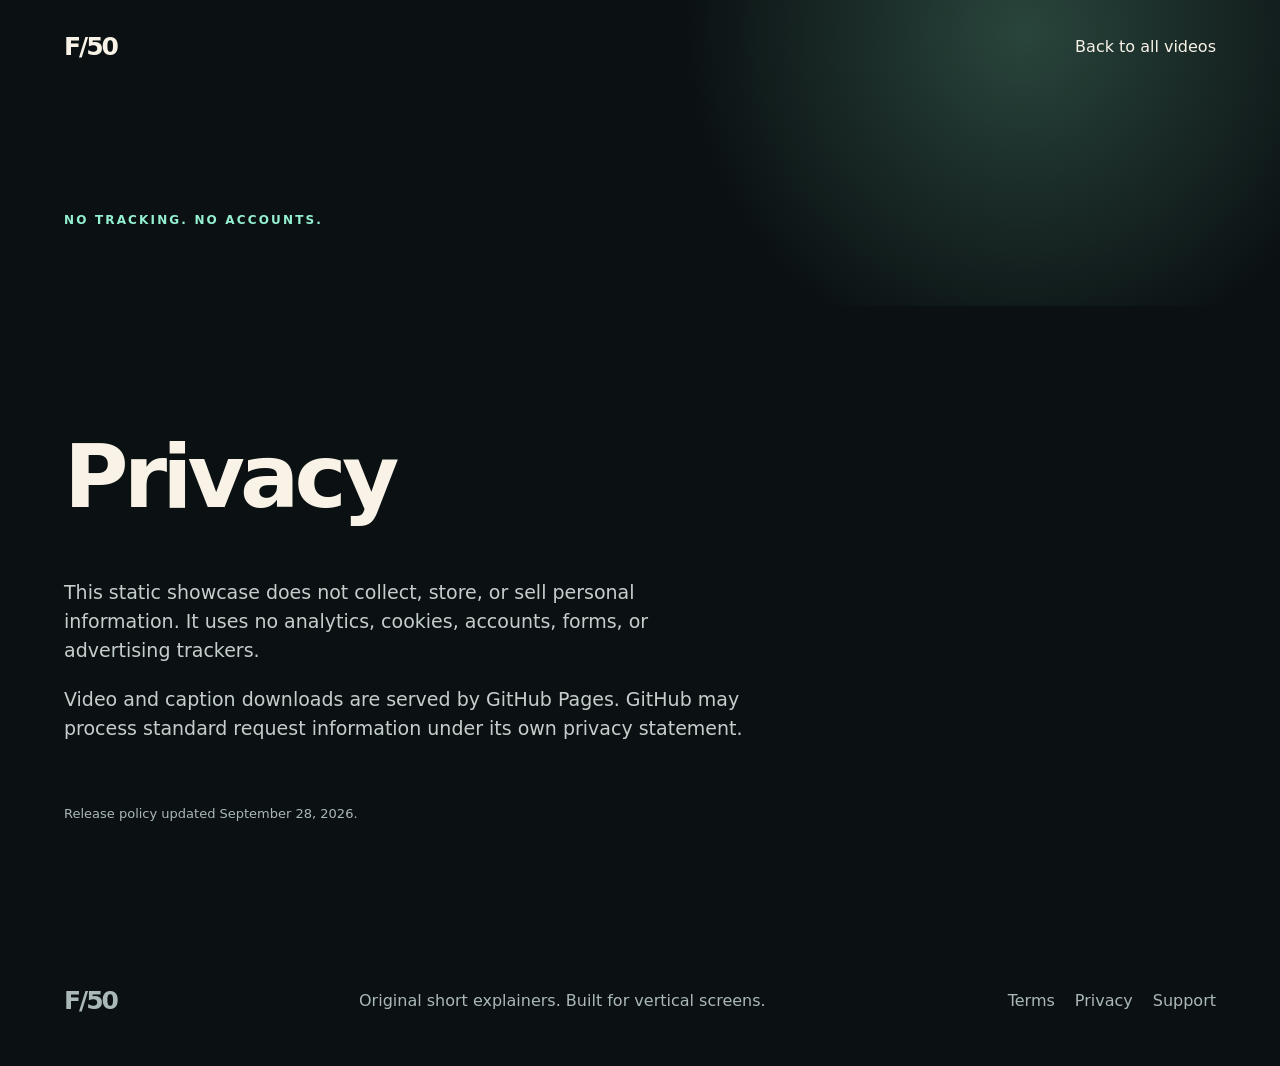
<file: privacy.html>
<!doctype html><html lang="en"><head><meta charset="utf-8"><meta name="viewport" content="width=device-width,initial-scale=1"><meta name="theme-color" content="#0b1113"><title>Privacy · First 50</title><link rel="stylesheet" href="styles.css"></head><body><header class="page-head"><nav class="top"><a class="wordmark" href="./" aria-label="First 50 home">F/50</a><a href="./">Back to all videos</a></nav><p class="eyebrow">No tracking. No accounts.</p></header><main class="prose"><h1>Privacy</h1><p>This static showcase does not collect, store, or sell personal information. It uses no analytics, cookies, accounts, forms, or advertising trackers.</p><p>Video and caption downloads are served by GitHub Pages. GitHub may process standard request information under its own privacy statement.</p><p class="updated">Release policy updated September 28, 2026.</p></main><footer><a class="wordmark" href="./">F/50</a><p>Original short explainers. Built for vertical screens.</p><div><a href="terms.html">Terms</a><a href="privacy.html">Privacy</a><a href="support.html">Support</a></div></footer></body></html>
</file>
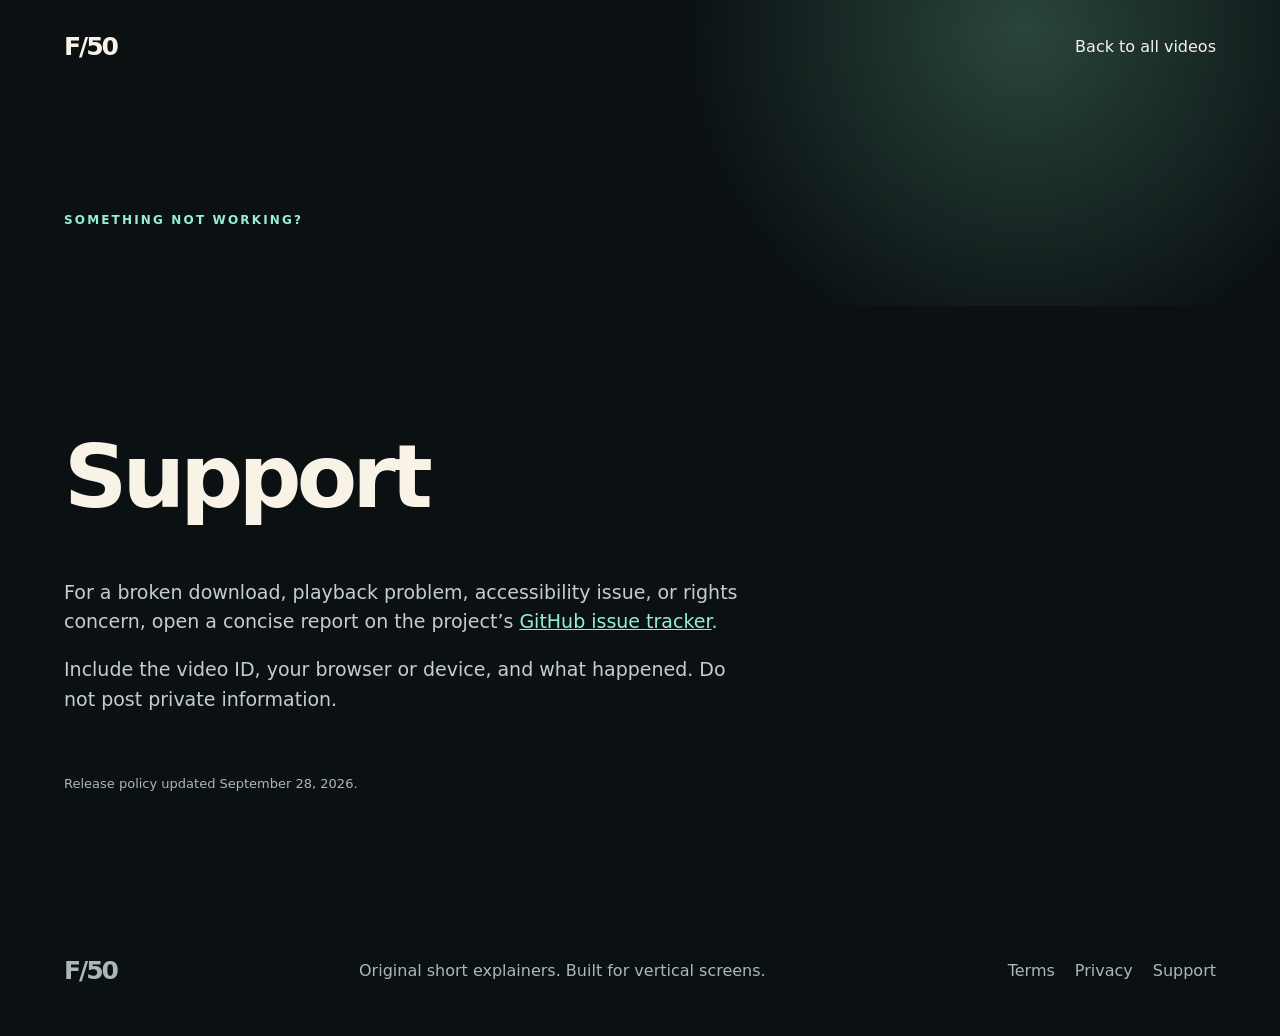
<file: support.html>
<!doctype html><html lang="en"><head><meta charset="utf-8"><meta name="viewport" content="width=device-width,initial-scale=1"><meta name="theme-color" content="#0b1113"><title>Support · First 50</title><link rel="stylesheet" href="styles.css"></head><body><header class="page-head"><nav class="top"><a class="wordmark" href="./" aria-label="First 50 home">F/50</a><a href="./">Back to all videos</a></nav><p class="eyebrow">Something not working?</p></header><main class="prose"><h1>Support</h1><p>For a broken download, playback problem, accessibility issue, or rights concern, open a concise report on the project’s <a href="https://github.com/hassijatanisha-rgb/first-50/issues">GitHub issue tracker</a>.</p><p>Include the video ID, your browser or device, and what happened. Do not post private information.</p><p class="updated">Release policy updated September 28, 2026.</p></main><footer><a class="wordmark" href="./">F/50</a><p>Original short explainers. Built for vertical screens.</p><div><a href="terms.html">Terms</a><a href="privacy.html">Privacy</a><a href="support.html">Support</a></div></footer></body></html>
</file>
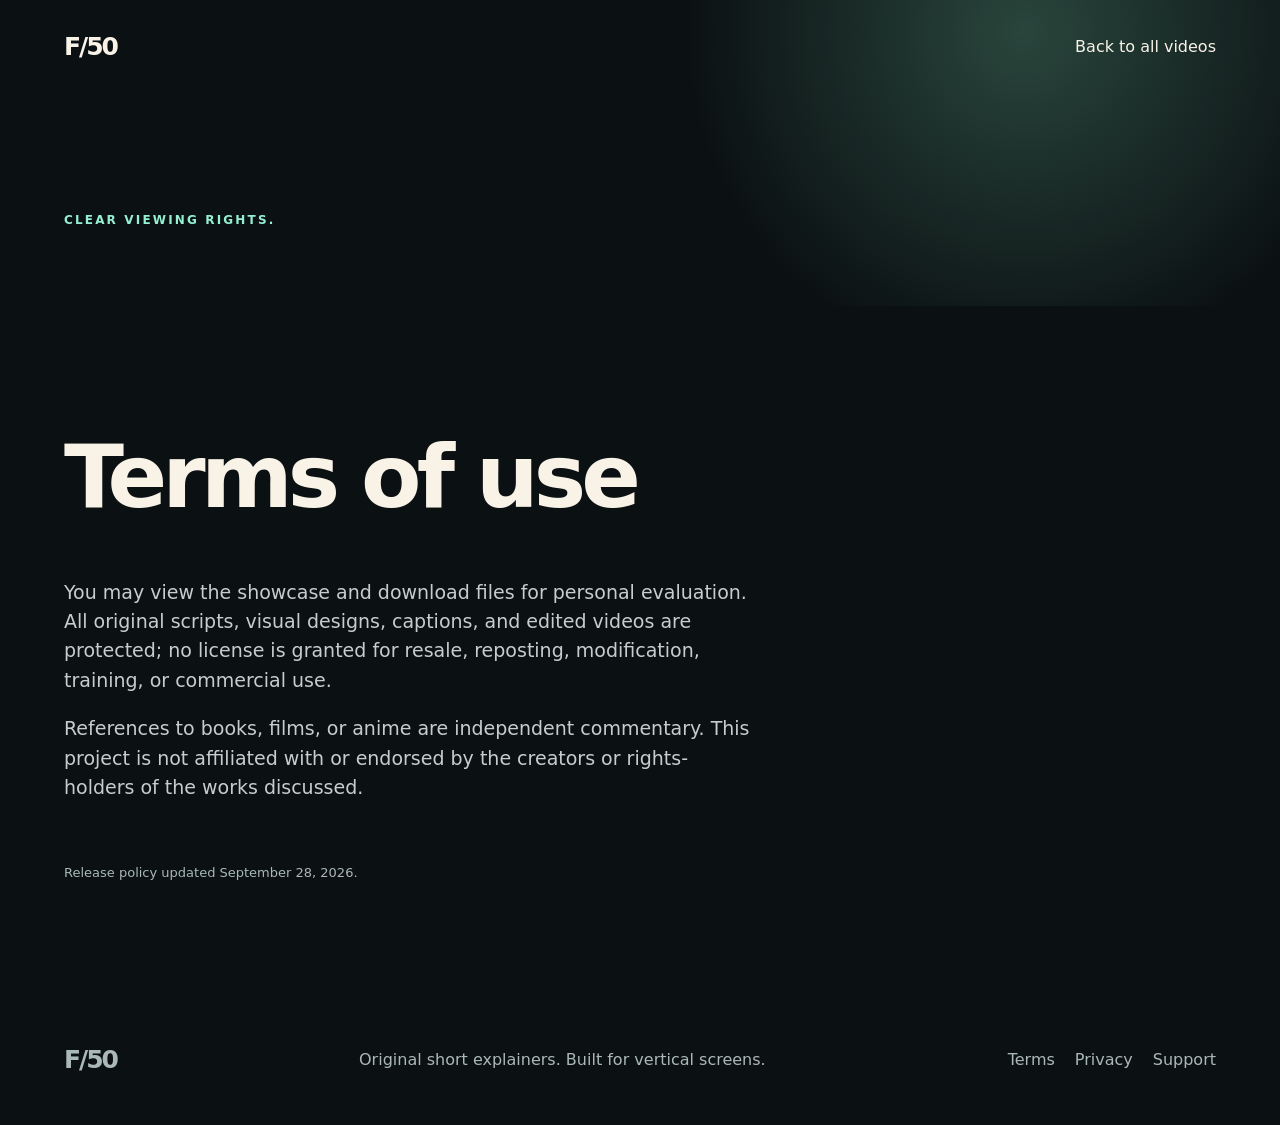
<file: terms.html>
<!doctype html><html lang="en"><head><meta charset="utf-8"><meta name="viewport" content="width=device-width,initial-scale=1"><meta name="theme-color" content="#0b1113"><title>Terms · First 50</title><link rel="stylesheet" href="styles.css"></head><body><header class="page-head"><nav class="top"><a class="wordmark" href="./" aria-label="First 50 home">F/50</a><a href="./">Back to all videos</a></nav><p class="eyebrow">Clear viewing rights.</p></header><main class="prose"><h1>Terms of use</h1><p>You may view the showcase and download files for personal evaluation. All original scripts, visual designs, captions, and edited videos are protected; no license is granted for resale, reposting, modification, training, or commercial use.</p><p>References to books, films, or anime are independent commentary. This project is not affiliated with or endorsed by the creators or rights-holders of the works discussed.</p><p class="updated">Release policy updated September 28, 2026.</p></main><footer><a class="wordmark" href="./">F/50</a><p>Original short explainers. Built for vertical screens.</p><div><a href="terms.html">Terms</a><a href="privacy.html">Privacy</a><a href="support.html">Support</a></div></footer></body></html>
</file>
<file: styles.css>
:root{--ink:#f8f2e7;--muted:#aab8b7;--line:#2c3a3d;--panel:#142024;--lime:#bdf47f;--mint:#95f0d2;--orange:#ffb476;--bg:#0b1113}*{box-sizing:border-box}html{scroll-behavior:smooth}body{margin:0;background:var(--bg);color:var(--ink);font:16px/1.55 Inter,ui-sans-serif,system-ui,-apple-system,BlinkMacSystemFont,"Segoe UI",sans-serif}a{color:inherit}.skip{position:absolute;left:-999px;top:12px;background:var(--ink);color:var(--bg);padding:10px 14px;z-index:10}.skip:focus{left:12px}.hero{min-height:92vh;padding:28px clamp(22px,5vw,72px);background:radial-gradient(circle at 78% 28%,#253d38 0,transparent 28%),radial-gradient(circle at 10% 90%,#36251c 0,transparent 30%),var(--bg);display:flex;flex-direction:column}.top{display:flex;justify-content:space-between;align-items:center;gap:24px}.top div,.top>div{display:flex;gap:24px}.top a{text-decoration:none}.wordmark{font-weight:900;letter-spacing:-.08em;font-size:25px;text-decoration:none}.hero-copy{margin:auto 0;max-width:1040px}.eyebrow{color:var(--mint);text-transform:uppercase;letter-spacing:.18em;font-weight:750;font-size:12px}.hero h1{font-size:clamp(58px,10vw,142px);letter-spacing:-.075em;line-height:.82;margin:28px 0}.hero h1 em{color:var(--lime);font-style:normal}.lede{max-width:650px;color:#c3cdca;font-size:clamp(18px,2vw,24px)}.primary{display:inline-flex;gap:40px;margin-top:24px;background:var(--ink);color:var(--bg);padding:14px 20px;border-radius:4px;text-decoration:none;font-weight:800}.score{display:grid;grid-template-columns:repeat(3,1fr);border-top:1px solid var(--line)}.score div{padding:20px 0;display:flex;gap:14px;align-items:baseline}.score strong{font-size:30px}.score span{color:var(--muted)}main{padding:90px clamp(22px,5vw,72px);max-width:1700px;margin:auto}.toolbar{display:flex;justify-content:space-between;align-items:end;gap:40px}.toolbar h2,.manifesto h2{font-size:clamp(38px,6vw,82px);letter-spacing:-.055em;line-height:.95;margin:12px 0}.toolbar label{font-size:12px;color:var(--muted);text-transform:uppercase;letter-spacing:.12em}.toolbar input{display:block;margin-top:8px;width:min(340px,80vw);background:transparent;border:0;border-bottom:1px solid #74817f;color:var(--ink);padding:10px 0;font:inherit}.filters{display:flex;gap:8px;flex-wrap:wrap;margin:40px 0 28px;align-items:center}.filters button{border:1px solid var(--line);background:transparent;color:var(--ink);padding:9px 14px;border-radius:999px;cursor:pointer}.filters button[aria-pressed=true]{background:var(--lime);border-color:var(--lime);color:#102018}.filters p{margin-left:auto;color:var(--muted)}.grid{display:grid;grid-template-columns:repeat(auto-fill,minmax(230px,1fr));gap:18px}.card{background:var(--panel);border:1px solid var(--line);border-radius:14px;overflow:hidden}.card[hidden]{display:none}.preview{display:block;position:relative;padding:0;border:0;width:100%;cursor:pointer;background:#050809;color:white}.preview img{display:block;width:100%;height:auto}.preview span{position:absolute;bottom:14px;left:14px;background:#091011e8;padding:9px 13px;border-radius:999px;font-weight:800}.body{padding:18px}.body small{color:var(--mint);text-transform:uppercase;letter-spacing:.12em}.body h2{font-size:21px;line-height:1.12;margin:10px 0}.body>p{font-size:13px;color:var(--muted)}.actions{display:flex;gap:14px;margin:18px 0}.actions a{color:var(--lime);font-size:13px;font-weight:700}details{border-top:1px solid var(--line);padding-top:12px}summary{cursor:pointer;color:#cbd4d2;font-size:13px}details p{font-size:13px;color:var(--muted)}.manifesto{padding:100px clamp(22px,8vw,130px);background:var(--lime);color:#122018}.manifesto .eyebrow{color:#315433}.manifesto p:not(.eyebrow){font-size:20px;max-width:760px}.manifesto a{font-weight:850}footer{display:flex;align-items:center;gap:30px;justify-content:space-between;padding:36px clamp(22px,5vw,72px);color:var(--muted)}footer div{display:flex;gap:20px}footer a{text-decoration:none}dialog{padding:0;background:#10191c;color:white;border:1px solid #647270;border-radius:14px;width:min(440px,92vw)}dialog::backdrop{background:#000c}.dialog-head{display:flex;justify-content:space-between;align-items:center;padding:12px 15px}.dialog-head button{background:transparent;color:white;border:0;cursor:pointer}dialog video{display:block;width:100%;max-height:78vh;background:#000}.page-head{padding:28px clamp(22px,5vw,72px);min-height:34vh;background:radial-gradient(circle at 80% 10%,#29453c,transparent 32%)}.page-head .eyebrow{margin-top:16vh}.prose{max-width:820px;margin:0;padding-top:70px;padding-bottom:100px}.prose h1{font-size:clamp(44px,7vw,88px);letter-spacing:-.055em;line-height:.95}.prose p{font-size:19px;color:#c4cecc}.prose a{color:var(--mint)}.updated{margin-top:60px;font-size:13px!important;color:var(--muted)!important}@media(max-width:700px){.top div{gap:12px;font-size:13px}.hero{min-height:85vh}.score{grid-template-columns:1fr}.score div{border-top:1px solid var(--line)}.toolbar{display:block}.toolbar label{display:block;margin-top:30px}.filters p{width:100%;margin-left:0}footer{align-items:flex-start;flex-direction:column}.grid{grid-template-columns:repeat(2,minmax(0,1fr))}.body{padding:13px}.body h2{font-size:17px}.actions{display:block}.actions a{display:block;margin-top:7px}}
@media(prefers-reduced-motion:reduce){html{scroll-behavior:auto}}
</file>
